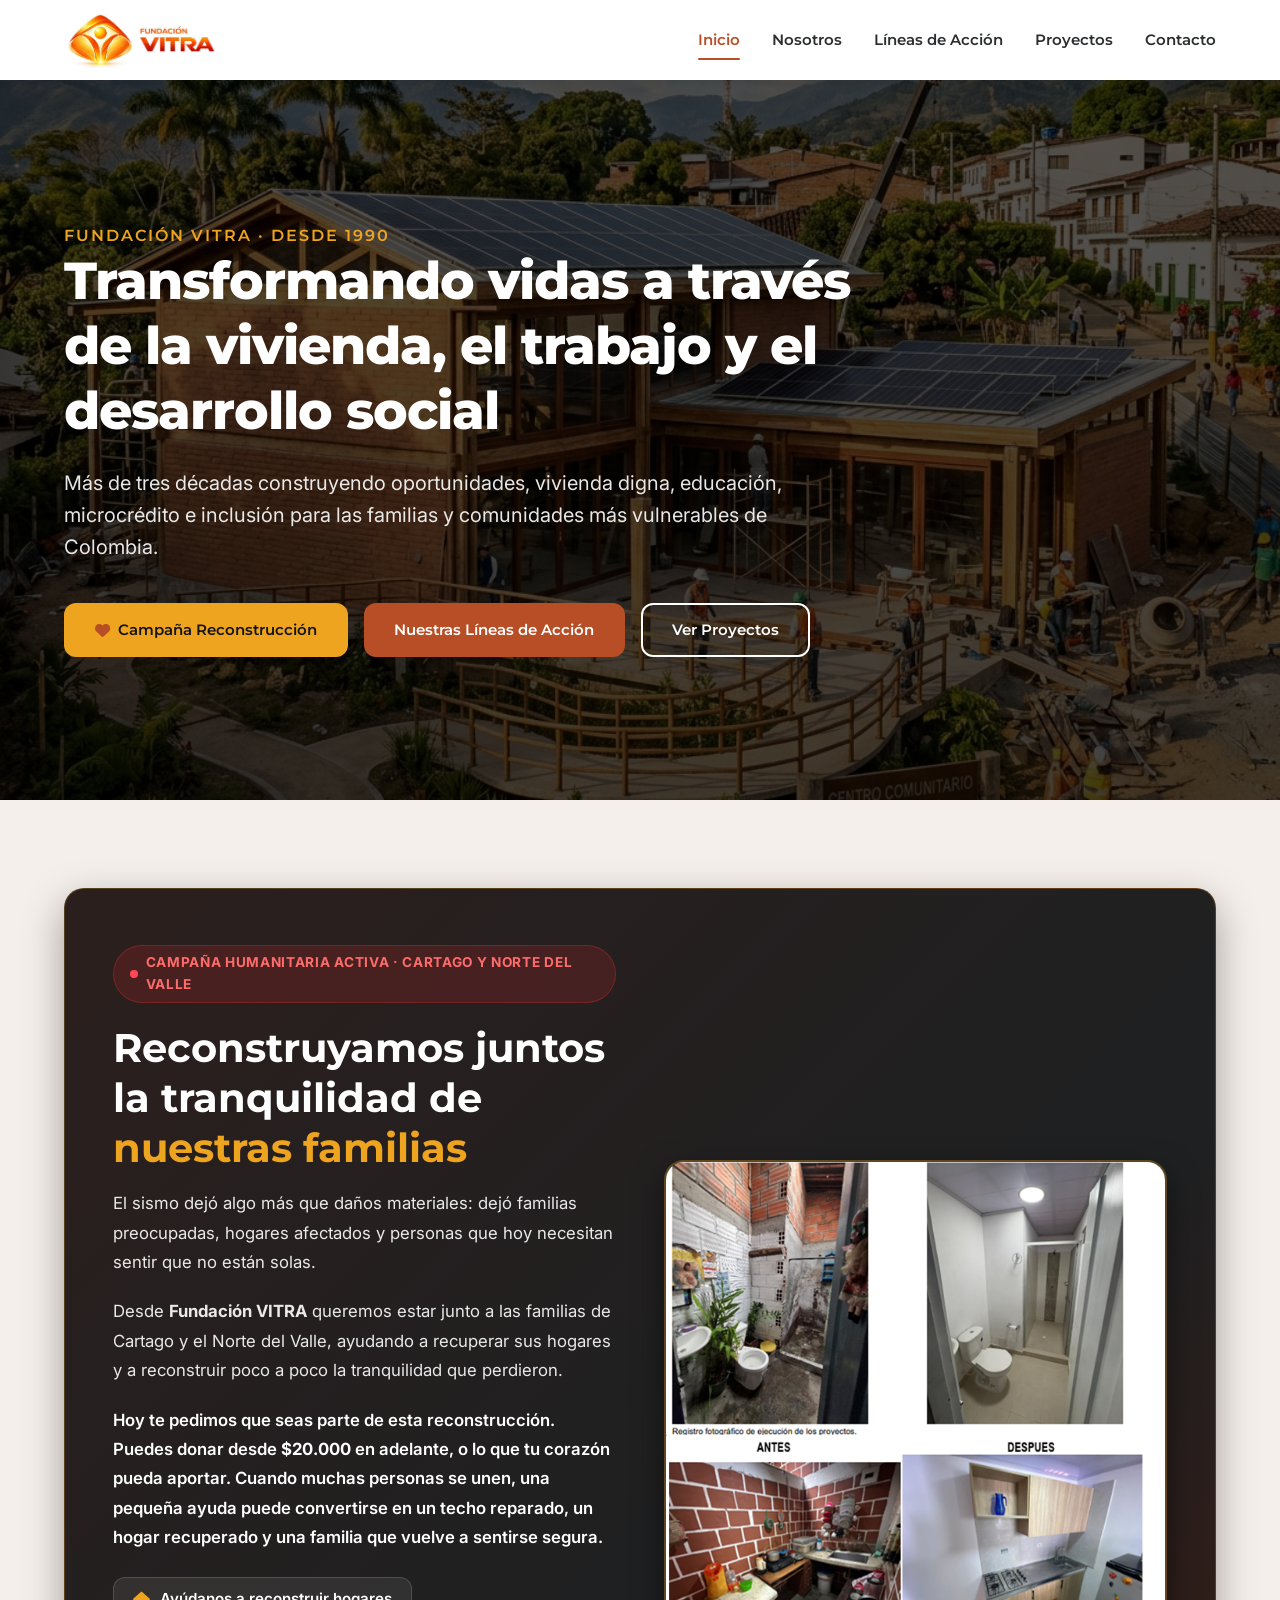
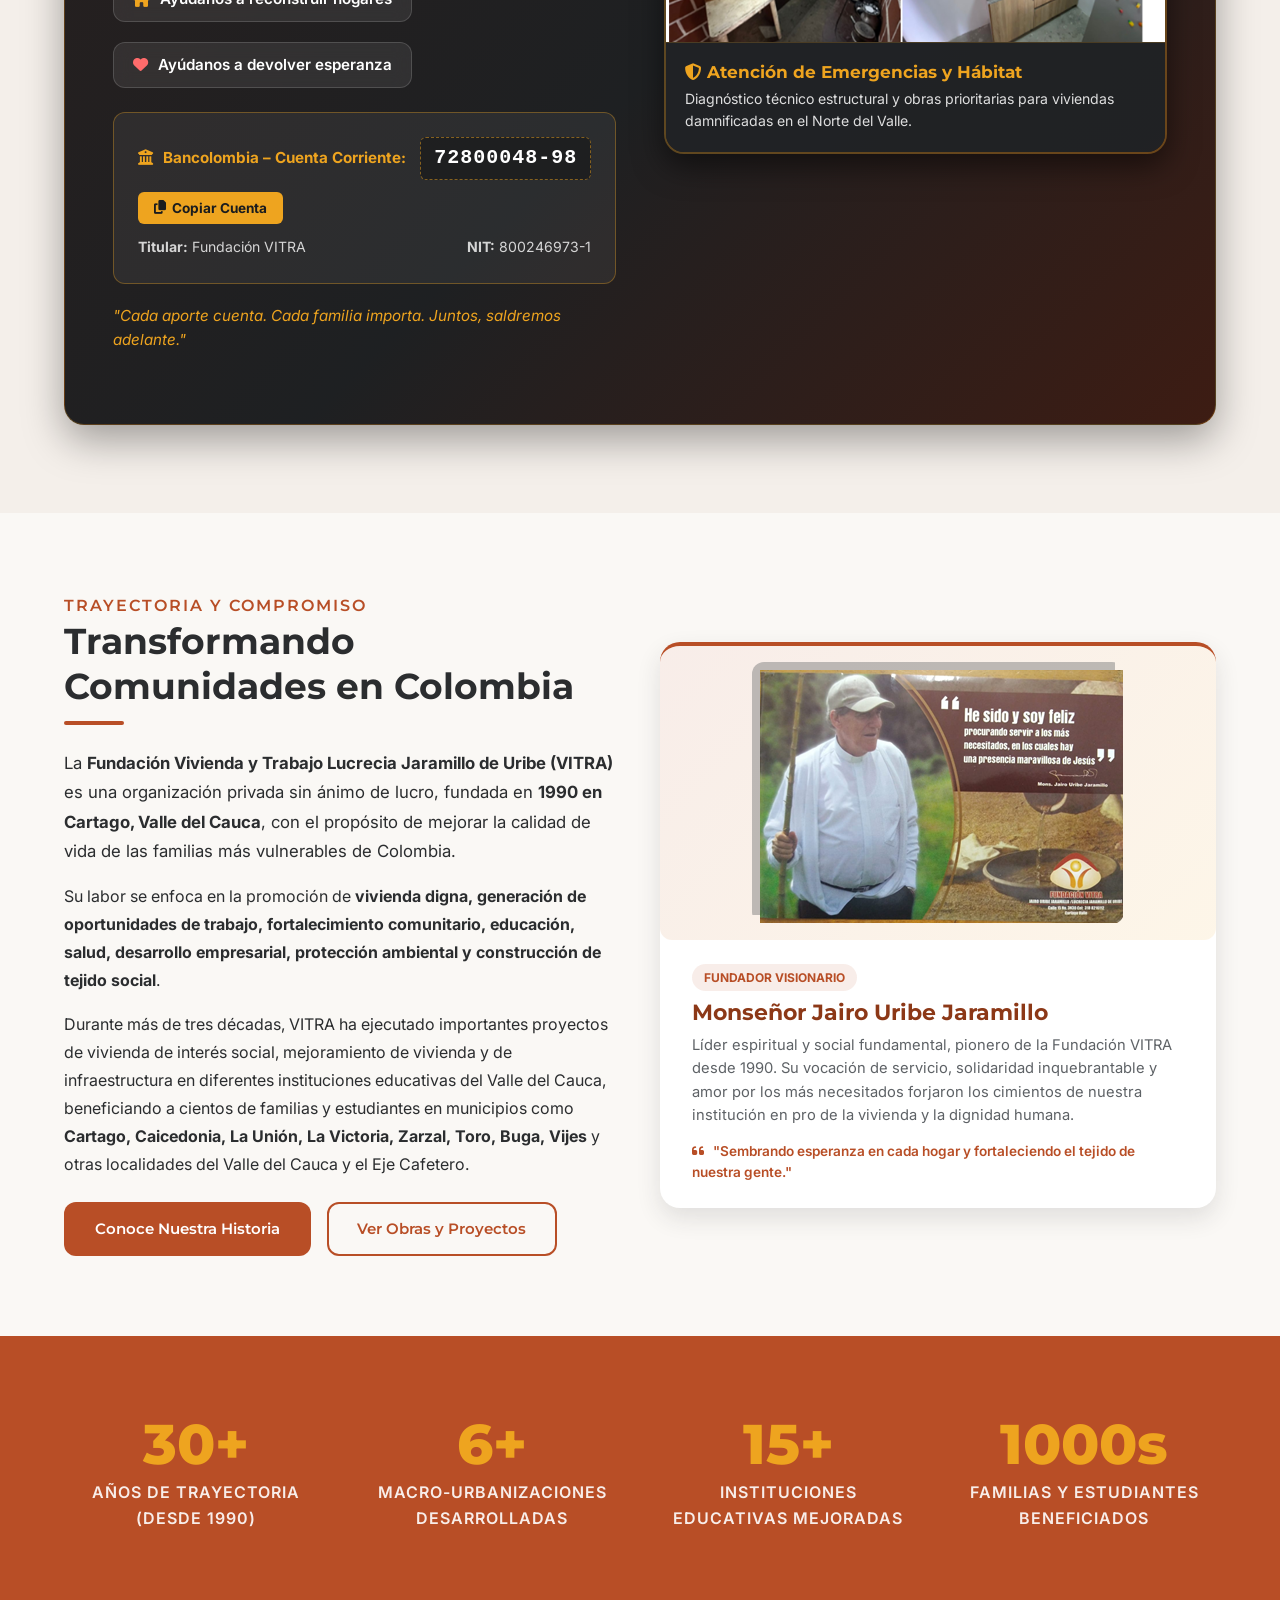
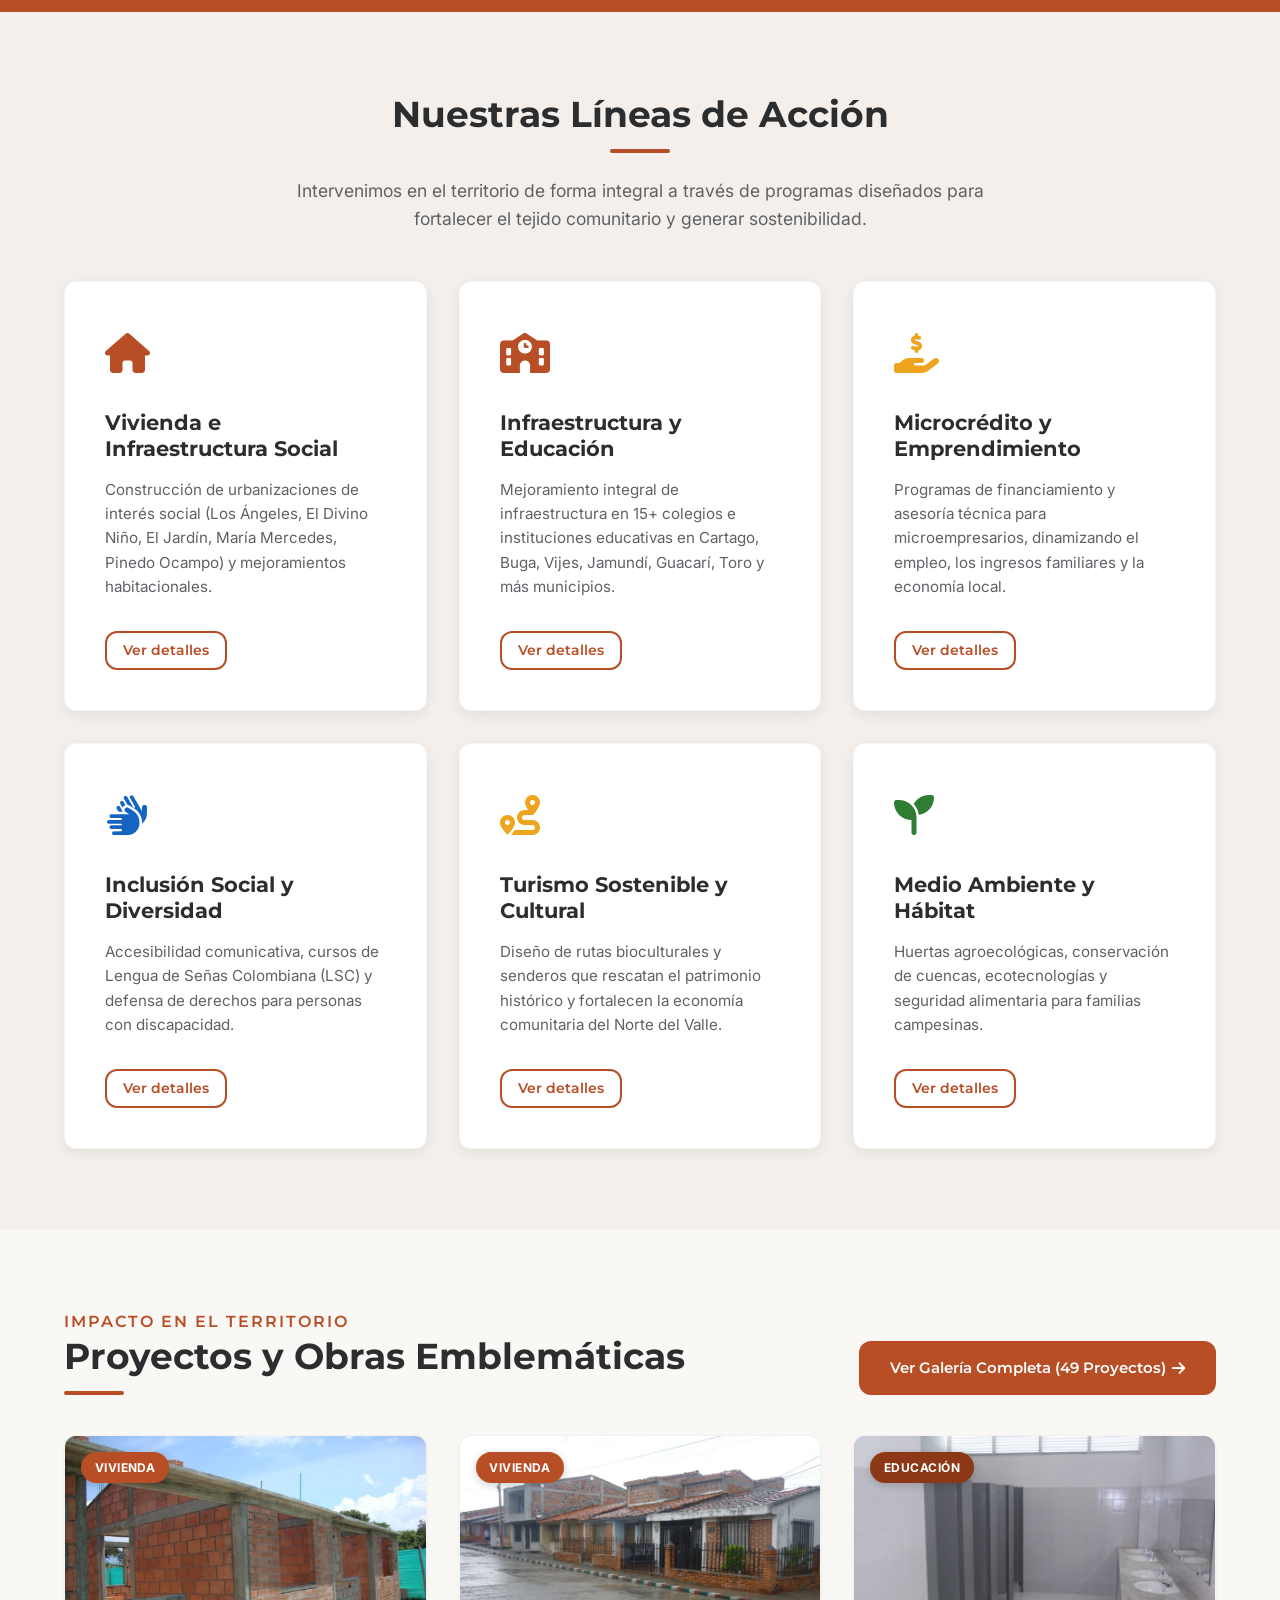
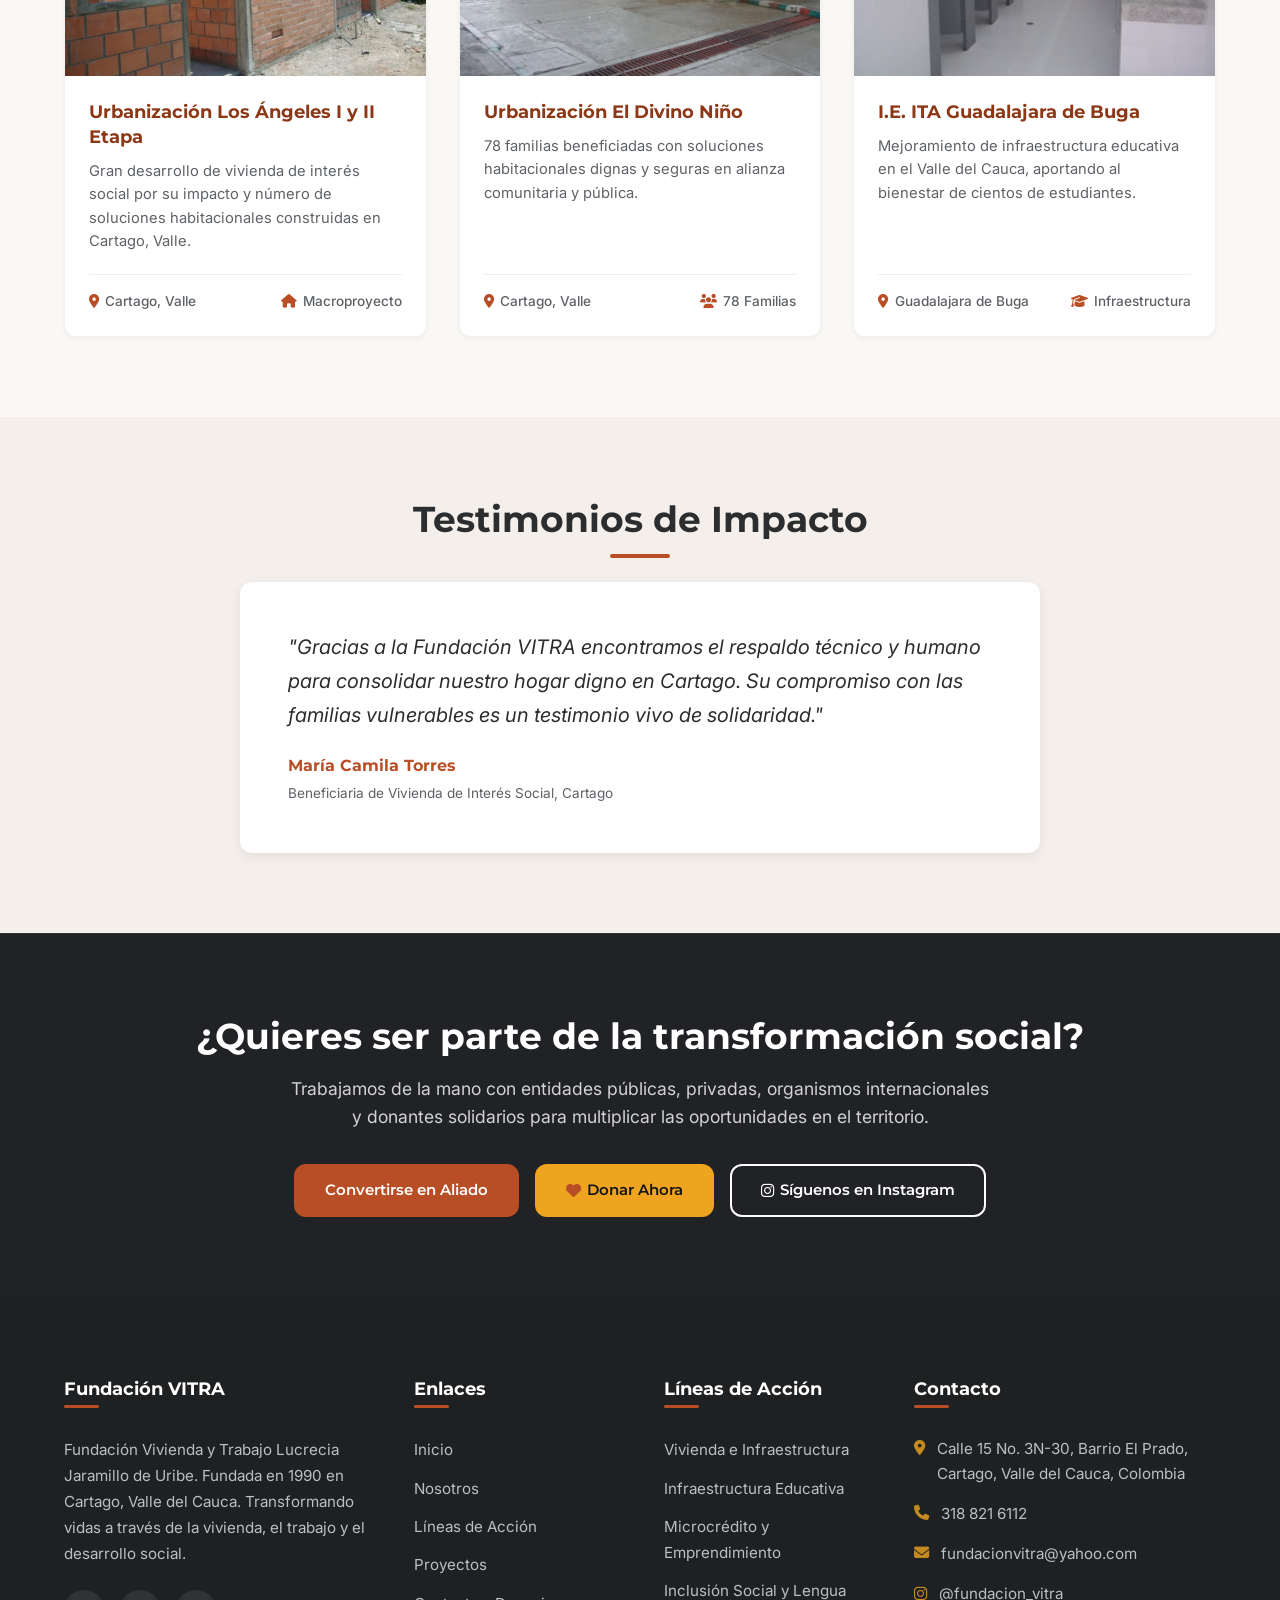
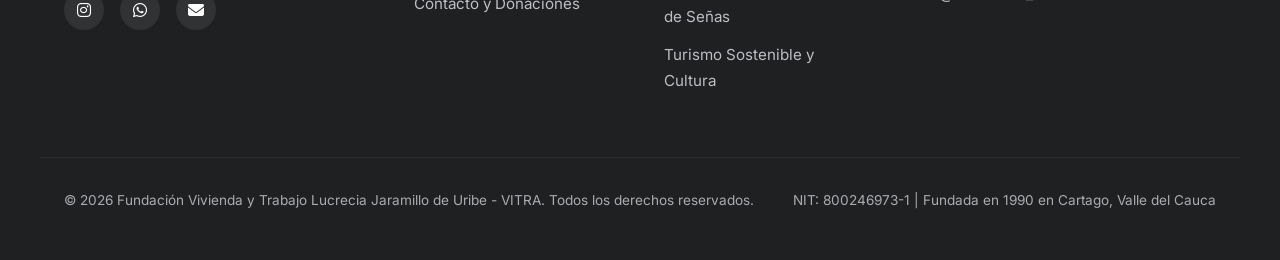
<file: index.html>
﻿<!DOCTYPE html>
<html lang="es">
<head>
    <meta charset="UTF-8">
    <meta name="viewport" content="width=device-width, initial-scale=1.0">
    <meta name="description" content="Fundación Vivienda y Trabajo Lucrecia Jaramillo de Uribe - VITRA. Más de 30 años transformando vidas a través de vivienda digna, educación, microcrédito e inclusión social en Colombia.">
    <meta name="keywords" content="Fundación Vitra, Vivienda digna, Inclusión social, Reconstrucción sismos Cartago, Educación Valle del Cauca, Microcréditos, Monseñor Jairo Uribe Jaramillo">
    <title>Inicio | Fundación VITRA - Transformando Vidas y Hábitat</title>
    <!-- Estilos Oficiales -->
    <link rel="stylesheet" href="./assets/css/style.css">
    <!-- FontAwesome para Iconos -->
    <link rel="stylesheet" href="https://cdnjs.cloudflare.com/ajax/libs/font-awesome/6.4.0/css/all.min.css">
</head>
<body>

    <!-- Cabecera de Navegación -->
    <header class="header" id="header">
        <div class="container navbar">
            <a href="index.html" class="logo-container">
                <img src="./assets/images/logo.jpg" alt="Logo Fundación Vitra" class="logo-img">
            </a>
            <button class="nav-toggle" id="nav-toggle" aria-label="Abrir menú de navegación">
                <i class="fas fa-bars"></i>
            </button>
            <nav class="nav-menu" id="nav-menu">
                <a href="index.html" class="nav-link active">Inicio</a>
                <a href="nosotros.html" class="nav-link">Nosotros</a>
                <a href="lineas-accion.html" class="nav-link">Líneas de Acción</a>
                <a href="proyectos.html" class="nav-link">Proyectos</a>
                <a href="contacto.html" class="nav-link">Contacto</a>
            </nav>
        </div>
    </header>

    <!-- Sección Hero (Principal) -->
    <section class="hero" style="background-image: linear-gradient(rgba(0, 0, 0, 0.65), rgba(0, 0, 0, 0.75)), url('./assets/images/hero-bg.png');">
        <div class="container">
            <div class="hero-content reveal">
                <span class="hero-tagline">Fundación VITRA · Desde 1990</span>
                <h1>Transformando vidas a través de la vivienda, el trabajo y el desarrollo social</h1>
                <p class="hero-desc">Más de tres décadas construyendo oportunidades, vivienda digna, educación, microcrédito e inclusión para las familias y comunidades más vulnerables de Colombia.</p>
                <div class="hero-buttons">
                    <a href="#campana-sismos" class="btn btn-secondary"><i class="fas fa-heart" style="margin-right: 0.5rem; color: #b84e26;"></i> Campaña Reconstrucción</a>
                    <a href="lineas-accion.html" class="btn btn-primary">Nuestras Líneas de Acción</a>
                    <a href="proyectos.html" class="btn btn-outline-white">Ver Proyectos</a>
                </div>
            </div>
        </div>
    </section>

    <!-- SECCIÓN DESTACADA: Campaña de Reconstrucción tras los Sismos -->
    <section class="section" id="campana-sismos" style="padding-top: 3.5rem; padding-bottom: 3.5rem; background-color: var(--color-bg-alt);">
        <div class="container reveal">
            <div class="campaign-banner">
                <div class="grid-2" style="align-items: center; gap: 3rem;">
                    <div>
                        <div class="campaign-badge">
                            <span class="pulse-dot"></span> Campaña Humanitaria Activa · Cartago y Norte del Valle
                        </div>
                        <h2 class="campaign-title">Reconstruyamos juntos la tranquilidad de <span>nuestras familias</span></h2>
                        <p class="campaign-text">El sismo dejó algo más que daños materiales: dejó familias preocupadas, hogares afectados y personas que hoy necesitan sentir que no están solas.</p>
                        <p class="campaign-text">Desde <strong>Fundación VITRA</strong> queremos estar junto a las familias de Cartago y el Norte del Valle, ayudando a recuperar sus hogares y a reconstruir poco a poco la tranquilidad que perdieron.</p>
                        <p class="campaign-text" style="font-weight: 600; color: #fff;">Hoy te pedimos que seas parte de esta reconstrucción. Puedes donar desde <strong>$20.000</strong> en adelante, o lo que tu corazón pueda aportar. Cuando muchas personas se unen, una pequeña ayuda puede convertirse en un techo reparado, un hogar recuperado y una familia que vuelve a sentirse segura.</p>
                        
                        <div class="campaign-highlights">
                            <span class="campaign-pill"><i class="fas fa-home" style="color: var(--color-secondary);"></i> Ayúdanos a reconstruir hogares</span>
                            <span class="campaign-pill"><i class="fas fa-heart" style="color: #ff6b6b;"></i> Ayúdanos a devolver esperanza</span>
                        </div>

                        <!-- Caja de Datos Bancarios Oficiales -->
                        <div class="bank-donation-box">
                            <div class="bank-row">
                                <div class="bank-info-item">
                                    <i class="fas fa-university" style="color: var(--color-secondary); margin-right: 0.4rem;"></i>
                                    <strong>Bancolombia – Cuenta Corriente:</strong>
                                </div>
                                <span class="account-highlight">72800048-98</span>
                                <button type="button" class="btn-copy" data-copy="72800048-98" aria-label="Copiar número de cuenta corriente">
                                    <i class="fas fa-copy"></i> Copiar Cuenta
                                </button>
                            </div>
                            <div class="bank-row" style="font-size: 0.88rem; color: rgba(255, 255, 255, 0.8);">
                                <span><strong>Titular:</strong> Fundación VITRA</span>
                                <span><strong>NIT:</strong> 800246973-1</span>
                            </div>
                        </div>

                        <p style="font-size: 0.95rem; font-style: italic; margin-top: 1.25rem; color: var(--color-secondary);">
                            "Cada aporte cuenta. Cada familia importa. Juntos, saldremos adelante."
                        </p>
                    </div>

                    <div style="text-align: center;">
                        <div style="position: relative; border-radius: var(--radius-lg); overflow: hidden; box-shadow: 0 12px 30px rgba(0,0,0,0.5); border: 2px solid rgba(238, 164, 31, 0.3);">
                            <img src="./assets/images/galeria/reconstrucciones.png" alt="Campaña de Reconstrucción de Viviendas por Sismos - Fundación VITRA" style="width: 100%; height: auto; max-height: 480px; object-fit: cover; display: block;">
                            <div style="background: rgba(32, 34, 37, 0.95); padding: 1.2rem; text-align: left; border-top: 1px solid rgba(238,164,31,0.2);">
                                <h4 style="color: var(--color-secondary); margin-bottom: 0.3rem; font-size: 1.05rem;"><i class="fas fa-shield-alt"></i> Atención de Emergencias y Hábitat</h4>
                                <p style="font-size: 0.88rem; color: rgba(255,255,255,0.85); margin-bottom: 0;">Diagnóstico técnico estructural y obras prioritarias para viviendas damnificadas en el Norte del Valle.</p>
                            </div>
                        </div>
                    </div>
                </div>
            </div>
        </div>
    </section>

    <!-- Sección de Quiénes Somos e Historia Institucional -->
    <section class="section">
        <div class="container grid-2">
            <div class="reveal">
                <span class="hero-tagline" style="color: var(--color-primary);">Trayectoria y Compromiso</span>
                <h2 class="section-title left" style="margin-bottom: 1.5rem;">Transformando Comunidades en Colombia</h2>
                <p style="font-size: 1.05rem; line-height: 1.75;">La <strong>Fundación Vivienda y Trabajo Lucrecia Jaramillo de Uribe (VITRA)</strong> es una organización privada sin ánimo de lucro, fundada en <strong>1990 en Cartago, Valle del Cauca</strong>, con el propósito de mejorar la calidad de vida de las familias más vulnerables de Colombia.</p>
                <p style="line-height: 1.75;">Su labor se enfoca en la promoción de <strong>vivienda digna, generación de oportunidades de trabajo, fortalecimiento comunitario, educación, salud, desarrollo empresarial, protección ambiental y construcción de tejido social</strong>.</p>
                <p style="line-height: 1.75;">Durante más de tres décadas, VITRA ha ejecutado importantes proyectos de vivienda de interés social, mejoramiento de vivienda y de infraestructura en diferentes instituciones educativas del Valle del Cauca, beneficiando a cientos de familias y estudiantes en municipios como <strong>Cartago, Caicedonia, La Unión, La Victoria, Zarzal, Toro, Buga, Vijes</strong> y otras localidades del Valle del Cauca y el Eje Cafetero.</p>
                <div style="display: flex; gap: 1rem; margin-top: 1.5rem; flex-wrap: wrap;">
                    <a href="nosotros.html" class="btn btn-primary">Conoce Nuestra Historia</a>
                    <a href="proyectos.html" class="btn btn-outline">Ver Obras y Proyectos</a>
                </div>
            </div>
            
            <!-- Homenaje al Fundador: Monseñor Jairo Uribe Jaramillo -->
            <div class="reveal">
                <div class="founder-card">
                    <div class="founder-img-wrapper">
                        <img src="./assets/images/galeria/monsenor-jairo-uribe-jaramillo.png" alt="Monseñor Jairo Uribe Jaramillo - Fundador de la Fundación VITRA" class="founder-img">
                    </div>
                    <div style="padding: 1.5rem 2rem;">
                        <span style="display: inline-block; background: rgba(184, 78, 38, 0.1); color: var(--color-primary); font-size: 0.75rem; font-weight: 700; text-transform: uppercase; padding: 0.25rem 0.75rem; border-radius: var(--radius-full); margin-bottom: 0.5rem;">
                            Fundador Visionario
                        </span>
                        <h3 style="color: var(--color-primary-dark); margin-bottom: 0.5rem; font-size: 1.35rem;">Monseñor Jairo Uribe Jaramillo</h3>
                        <p style="font-size: 0.92rem; color: var(--color-text-muted); line-height: 1.6; margin-bottom: 0.8rem;">
                            Líder espiritual y social fundamental, pionero de la Fundación VITRA desde 1990. Su vocación de servicio, solidaridad inquebrantable y amor por los más necesitados forjaron los cimientos de nuestra institución en pro de la vivienda y la dignidad humana.
                        </p>
                        <div style="font-size: 0.85rem; color: var(--color-primary); font-weight: 600;">
                            <i class="fas fa-quote-left" style="margin-right: 0.3rem;"></i> "Sembrando esperanza en cada hogar y fortaleciendo el tejido de nuestra gente."
                        </div>
                    </div>
                </div>
            </div>
        </div>
    </section>

    <!-- Sección de Cifras de Impacto (Estadísticas) -->
    <section class="stats-section">
        <div class="container stats-grid">
            <div class="stat-item reveal">
                <div class="stat-number">30+</div>
                <div class="stat-label">Años de Trayectoria (Desde 1990)</div>
            </div>
            <div class="stat-item reveal">
                <div class="stat-number">6+</div>
                <div class="stat-label">Macro-Urbanizaciones Desarrolladas</div>
            </div>
            <div class="stat-item reveal">
                <div class="stat-number">15+</div>
                <div class="stat-label">Instituciones Educativas Mejoradas</div>
            </div>
            <div class="stat-item reveal">
                <div class="stat-number">1000s</div>
                <div class="stat-label">Familias y Estudiantes Beneficiados</div>
            </div>
        </div>
    </section>

    <!-- Sección de Líneas de Acción (Destacados) -->
    <section class="section-alt">
        <div class="container">
            <h2 class="section-title text-center">Nuestras Líneas de Acción</h2>
            <p class="section-subtitle text-center">Intervenimos en el territorio de forma integral a través de programas diseñados para fortalecer el tejido comunitario y generar sostenibilidad.</p>
            
            <div class="grid-3">
                <!-- Tarjeta 1: Construcción y Vivienda -->
                <div class="card reveal">
                    <div class="card-icon"><i class="fas fa-home"></i></div>
                    <h3 class="card-title">Vivienda e Infraestructura Social</h3>
                    <p class="card-desc">Construcción de urbanizaciones de interés social (Los Ángeles, El Divino Niño, El Jardín, María Mercedes, Pinedo Ocampo) y mejoramientos habitacionales.</p>
                    <a href="lineas-accion.html#construccion" class="btn btn-outline" style="padding: 0.4rem 1rem; font-size: 0.85rem; margin-top: 1rem;">Ver detalles</a>
                </div>

                <!-- Tarjeta 2: Infraestructura Educativa -->
                <div class="card reveal">
                    <div class="card-icon" style="color: var(--color-primary);"><i class="fas fa-school"></i></div>
                    <h3 class="card-title">Infraestructura y Educación</h3>
                    <p class="card-desc">Mejoramiento integral de infraestructura en 15+ colegios e instituciones educativas en Cartago, Buga, Vijes, Jamundí, Guacarí, Toro y más municipios.</p>
                    <a href="lineas-accion.html#educacion" class="btn btn-outline" style="padding: 0.4rem 1rem; font-size: 0.85rem; margin-top: 1rem;">Ver detalles</a>
                </div>

                <!-- Tarjeta 3: Microcrédito y Emprendimiento -->
                <div class="card reveal">
                    <div class="card-icon" style="color: var(--color-secondary);"><i class="fas fa-hand-holding-usd"></i></div>
                    <h3 class="card-title">Microcrédito y Emprendimiento</h3>
                    <p class="card-desc">Programas de financiamiento y asesoría técnica para microempresarios, dinamizando el empleo, los ingresos familiares y la economía local.</p>
                    <a href="lineas-accion.html#emprendimiento" class="btn btn-outline" style="padding: 0.4rem 1rem; font-size: 0.85rem; margin-top: 1rem;">Ver detalles</a>
                </div>

                <!-- Tarjeta 4: Inclusión Social -->
                <div class="card reveal">
                    <div class="card-icon" style="color: var(--color-blue);"><i class="fas fa-sign-language"></i></div>
                    <h3 class="card-title">Inclusión Social y Diversidad</h3>
                    <p class="card-desc">Accesibilidad comunicativa, cursos de Lengua de Señas Colombiana (LSC) y defensa de derechos para personas con discapacidad.</p>
                    <a href="lineas-accion.html#inclusion" class="btn btn-outline" style="padding: 0.4rem 1rem; font-size: 0.85rem; margin-top: 1rem;">Ver detalles</a>
                </div>

                <!-- Tarjeta 5: Turismo Sostenible -->
                <div class="card reveal">
                    <div class="card-icon" style="color: var(--color-secondary);"><i class="fas fa-route"></i></div>
                    <h3 class="card-title">Turismo Sostenible y Cultural</h3>
                    <p class="card-desc">Diseño de rutas bioculturales y senderos que rescatan el patrimonio histórico y fortalecen la economía comunitaria del Norte del Valle.</p>
                    <a href="lineas-accion.html#turismo" class="btn btn-outline" style="padding: 0.4rem 1rem; font-size: 0.85rem; margin-top: 1rem;">Ver detalles</a>
                </div>

                <!-- Tarjeta 6: Medio Ambiente -->
                <div class="card reveal">
                    <div class="card-icon" style="color: var(--color-green);"><i class="fas fa-seedling"></i></div>
                    <h3 class="card-title">Medio Ambiente y Hábitat</h3>
                    <p class="card-desc">Huertas agroecológicas, conservación de cuencas, ecotecnologías y seguridad alimentaria para familias campesinas.</p>
                    <a href="lineas-accion.html#sostenibilidad" class="btn btn-outline" style="padding: 0.4rem 1rem; font-size: 0.85rem; margin-top: 1rem;">Ver detalles</a>
                </div>
            </div>
        </div>
    </section>

    <!-- Muestra de Grandes Proyectos Realizados -->
    <section class="section">
        <div class="container reveal">
            <div style="display: flex; justify-content: space-between; align-items: flex-end; flex-wrap: wrap; gap: 1rem; margin-bottom: 2.5rem;">
                <div>
                    <span class="hero-tagline" style="color: var(--color-primary);">Impacto en el Territorio</span>
                    <h2 class="section-title left" style="margin-bottom: 0;">Proyectos y Obras Emblemáticas</h2>
                </div>
                <a href="proyectos.html" class="btn btn-primary">Ver Galería Completa (49 Proyectos) <i class="fas fa-arrow-right" style="margin-left: 0.4rem;"></i></a>
            </div>

            <div class="grid-3">
                <!-- Preview 1: Urbanización Los Ángeles -->
                <div class="project-card">
                    <div class="project-img-container">
                        <img src="./assets/images/galeria/urbanizacion-los-angeles-i-y-ii-etapa-cartago-v-(1).jpeg" alt="Urbanización Los Ángeles I y II Etapa" class="project-img">
                        <span class="project-badge">Vivienda</span>
                    </div>
                    <div class="project-body">
                        <h3 class="project-title">Urbanización Los Ángeles I y II Etapa</h3>
                        <p class="project-desc">Gran desarrollo de vivienda de interés social por su impacto y número de soluciones habitacionales construidas en Cartago, Valle.</p>
                        <div class="project-meta">
                            <span><i class="fas fa-map-marker-alt"></i> Cartago, Valle</span>
                            <span><i class="fas fa-home"></i> Macroproyecto</span>
                        </div>
                    </div>
                </div>

                <!-- Preview 2: Urbanización El Divino Niño -->
                <div class="project-card">
                    <div class="project-img-container">
                        <img src="./assets/images/galeria/urbanizacion-el-divino-nino-(78-familias-beneficiadas)-cartago.jpeg" alt="Urbanización El Divino Niño" class="project-img">
                        <span class="project-badge">Vivienda</span>
                    </div>
                    <div class="project-body">
                        <h3 class="project-title">Urbanización El Divino Niño</h3>
                        <p class="project-desc">78 familias beneficiadas con soluciones habitacionales dignas y seguras en alianza comunitaria y pública.</p>
                        <div class="project-meta">
                            <span><i class="fas fa-map-marker-alt"></i> Cartago, Valle</span>
                            <span><i class="fas fa-users"></i> 78 Familias</span>
                        </div>
                    </div>
                </div>

                <!-- Preview 3: Infraestructura Educativa I.E. ITA Buga -->
                <div class="project-card">
                    <div class="project-img-container">
                        <img src="./assets/images/galeria/i.e.-ita-guadalajara-de-buga-(1).jpeg" alt="I.E. ITA Guadalajara de Buga" class="project-img">
                        <span class="project-badge" style="background-color: var(--color-primary-dark);">Educación</span>
                    </div>
                    <div class="project-body">
                        <h3 class="project-title">I.E. ITA Guadalajara de Buga</h3>
                        <p class="project-desc">Mejoramiento de infraestructura educativa en el Valle del Cauca, aportando al bienestar de cientos de estudiantes.</p>
                        <div class="project-meta">
                            <span><i class="fas fa-map-marker-alt"></i> Guadalajara de Buga</span>
                            <span><i class="fas fa-graduation-cap"></i> Infraestructura</span>
                        </div>
                    </div>
                </div>
            </div>
        </div>
    </section>

    <!-- Sección de Testimonios (Carrusel simple) -->
    <section class="section-alt">
        <div class="container reveal">
            <h2 class="section-title text-center">Testimonios de Impacto</h2>
            <div style="max-width: 800px; margin: 0 auto; background-color: var(--color-bg-card); padding: 3rem; border-radius: var(--radius-md); box-shadow: var(--shadow-md); position: relative;">
                <div class="testimonial-slide" style="display: block;">
                    <p style="font-size: 1.25rem; font-style: italic; line-height: 1.7; margin-bottom: 1.5rem;">"Gracias a la Fundación VITRA encontramos el respaldo técnico y humano para consolidar nuestro hogar digno en Cartago. Su compromiso con las familias vulnerables es un testimonio vivo de solidaridad."</p>
                    <h4 style="font-family: var(--font-heading); color: var(--color-primary); margin-bottom: 0.2rem;">María Camila Torres</h4>
                    <span style="font-size: 0.85rem; color: var(--color-text-muted);">Beneficiaria de Vivienda de Interés Social, Cartago</span>
                </div>
                <div class="testimonial-slide" style="display: none;">
                    <p style="font-size: 1.25rem; font-style: italic; line-height: 1.7; margin-bottom: 1.5rem;">"El mejoramiento en las instalaciones de nuestra institución educativa transformó el ambiente de aprendizaje de cientos de niños y jóvenes en el Valle del Cauca."</p>
                    <h4 style="font-family: var(--font-heading); color: var(--color-primary); margin-bottom: 0.2rem;">Rector y Comunidad Educativa</h4>
                    <span style="font-size: 0.85rem; color: var(--color-text-muted);">Institución Educativa Departamental del Valle del Cauca</span>
                </div>
            </div>
        </div>
    </section>

    <!-- Banner Final de Llamado a la Acción -->
    <section class="section" style="background-color: #202225; color: white; text-align: center; border-top: 1px solid rgba(255, 255, 255, 0.08);">
        <div class="container reveal">
            <h2 style="font-size: 2.25rem; margin-bottom: 1rem; color: #ffffff;">¿Quieres ser parte de la transformación social?</h2>
            <p class="section-subtitle" style="margin-bottom: 2rem; color: rgba(255, 255, 255, 0.8);">Trabajamos de la mano con entidades públicas, privadas, organismos internacionales y donantes solidarios para multiplicar las oportunidades en el territorio.</p>
            <div style="display: flex; gap: 1rem; justify-content: center; flex-wrap: wrap;">
                <a href="contacto.html" class="btn btn-primary">Convertirse en Aliado</a>
                <a href="contacto.html#donar" class="btn btn-secondary"><i class="fas fa-heart" style="margin-right: 0.4rem; color: var(--color-primary);"></i> Donar Ahora</a>
                <a href="https://www.instagram.com/fundacion_vitra" target="_blank" rel="noopener noreferrer" class="btn btn-outline-white"><i class="fab fa-instagram" style="margin-right: 0.4rem;"></i> Síguenos en Instagram</a>
            </div>
        </div>
    </section>

    <!-- Pie de Página -->
    <footer class="footer">
        <div class="container footer-grid">
            <div class="footer-column footer-about">
                <h3>Fundación VITRA</h3>
                <p>Fundación Vivienda y Trabajo Lucrecia Jaramillo de Uribe. Fundada en 1990 en Cartago, Valle del Cauca. Transformando vidas a través de la vivienda, el trabajo y el desarrollo social.</p>
                <div class="footer-socials">
                    <a href="https://www.instagram.com/fundacion_vitra" target="_blank" rel="noopener noreferrer" class="social-icon" aria-label="Instagram Fundación VITRA"><i class="fab fa-instagram"></i></a>
                    <a href="https://wa.me/573188216112" target="_blank" rel="noopener noreferrer" class="social-icon" aria-label="WhatsApp"><i class="fab fa-whatsapp"></i></a>
                    <a href="mailto:fundacionvitra@yahoo.com" class="social-icon" aria-label="Correo electrónico"><i class="fas fa-envelope"></i></a>
                </div>
            </div>
            <div class="footer-column">
                <h3>Enlaces</h3>
                <ul class="footer-links">
                    <li><a href="index.html" class="footer-link-item">Inicio</a></li>
                    <li><a href="nosotros.html" class="footer-link-item">Nosotros</a></li>
                    <li><a href="lineas-accion.html" class="footer-link-item">Líneas de Acción</a></li>
                    <li><a href="proyectos.html" class="footer-link-item">Proyectos</a></li>
                    <li><a href="contacto.html" class="footer-link-item">Contacto y Donaciones</a></li>
                </ul>
            </div>
            <div class="footer-column">
                <h3>Líneas de Acción</h3>
                <ul class="footer-links">
                    <li><a href="lineas-accion.html#construccion" class="footer-link-item">Vivienda e Infraestructura</a></li>
                    <li><a href="lineas-accion.html#educacion" class="footer-link-item">Infraestructura Educativa</a></li>
                    <li><a href="lineas-accion.html#emprendimiento" class="footer-link-item">Microcrédito y Emprendimiento</a></li>
                    <li><a href="lineas-accion.html#inclusion" class="footer-link-item">Inclusión Social y Lengua de Señas</a></li>
                    <li><a href="lineas-accion.html#turismo" class="footer-link-item">Turismo Sostenible y Cultura</a></li>
                </ul>
            </div>
            <div class="footer-column">
                <h3>Contacto</h3>
                <ul class="footer-contact-list">
                    <li class="footer-contact-item">
                        <i class="fas fa-map-marker-alt footer-contact-icon"></i>
                        <span>Calle 15 No. 3N-30, Barrio El Prado, Cartago, Valle del Cauca, Colombia</span>
                    </li>
                    <li class="footer-contact-item">
                        <i class="fas fa-phone footer-contact-icon"></i>
                        <span>318 821 6112</span>
                    </li>
                    <li class="footer-contact-item">
                        <i class="fas fa-envelope footer-contact-icon"></i>
                        <span>fundacionvitra@yahoo.com</span>
                    </li>
                    <li class="footer-contact-item">
                        <i class="fab fa-instagram footer-contact-icon"></i>
                        <span>@fundacion_vitra</span>
                    </li>
                </ul>
            </div>
        </div>
        <div class="container footer-bottom">
            <p>&copy; 2026 Fundación Vivienda y Trabajo Lucrecia Jaramillo de Uribe - VITRA. Todos los derechos reservados.</p>
            <p>NIT: 800246973-1 | Fundada en 1990 en Cartago, Valle del Cauca</p>
        </div>
    </footer>

    <!-- Scripts -->
    <script src="./assets/js/main.js"></script>
</body>
</html>
</file>
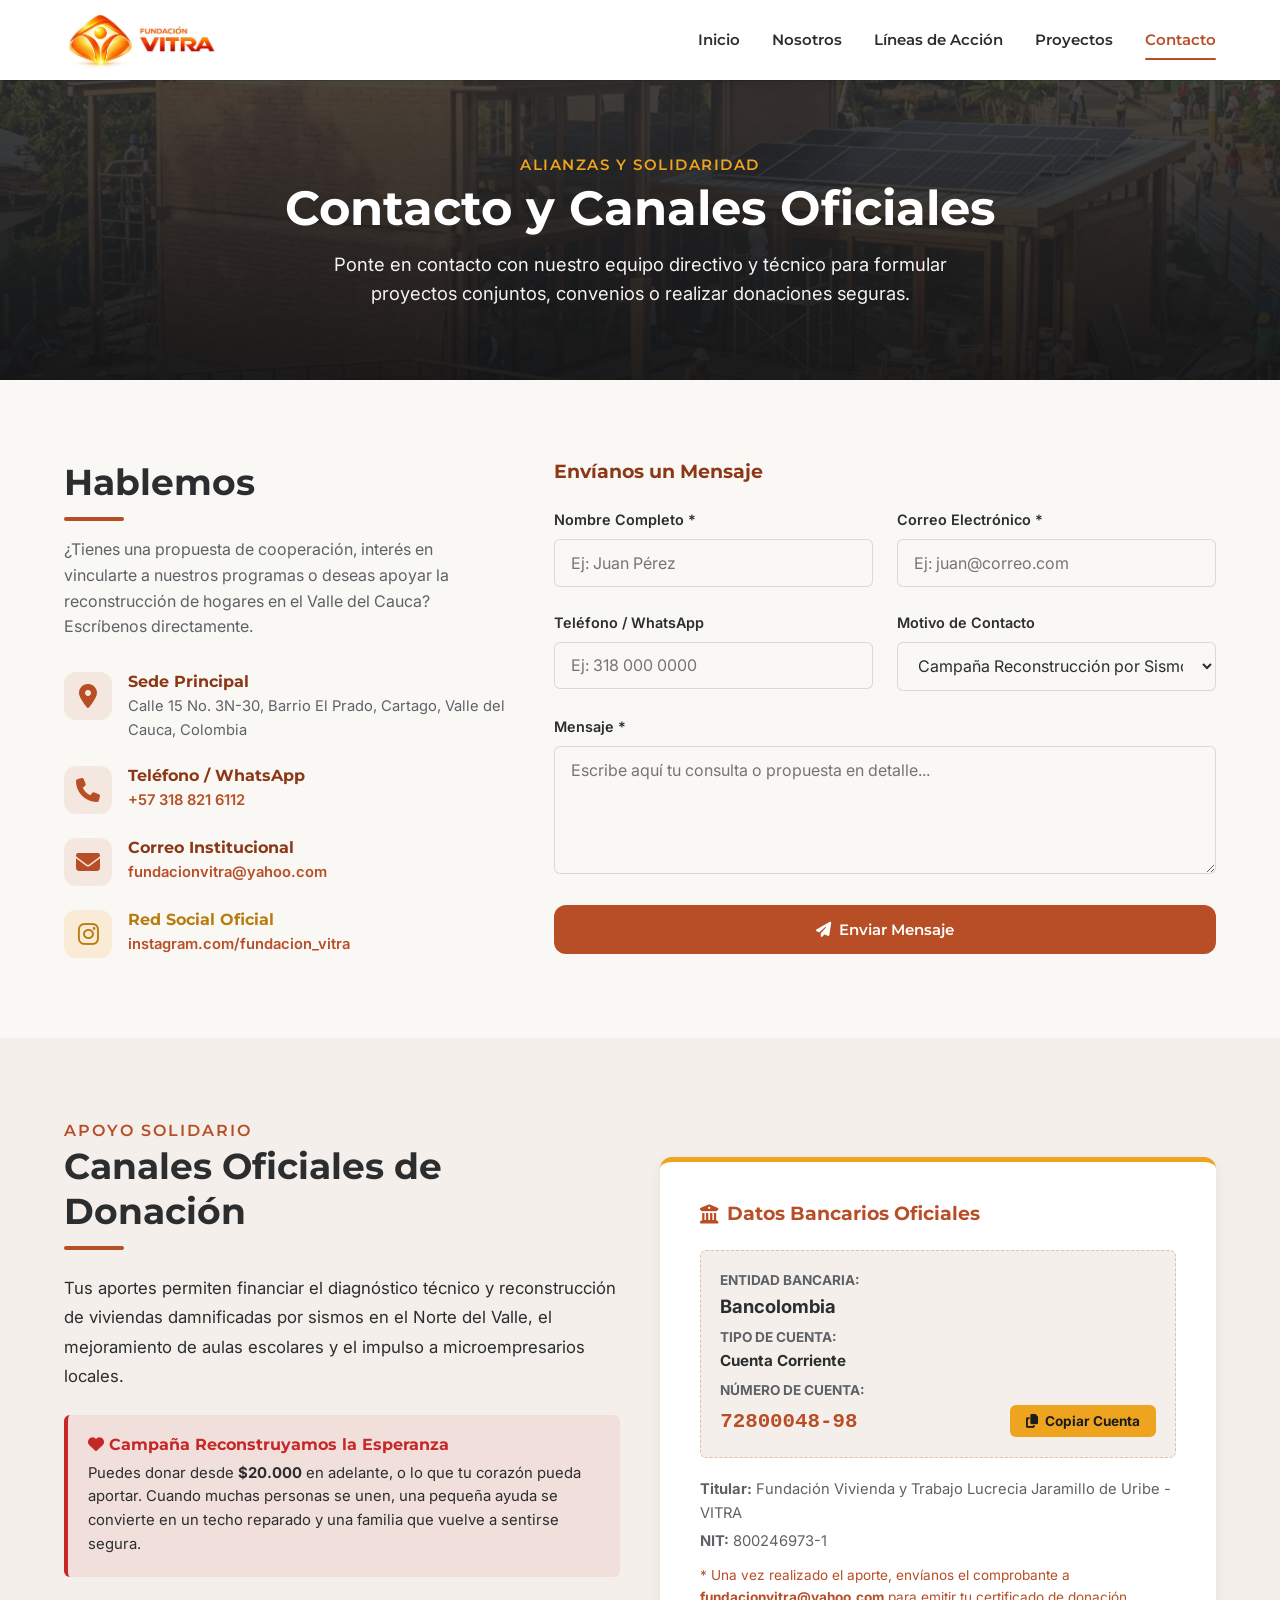
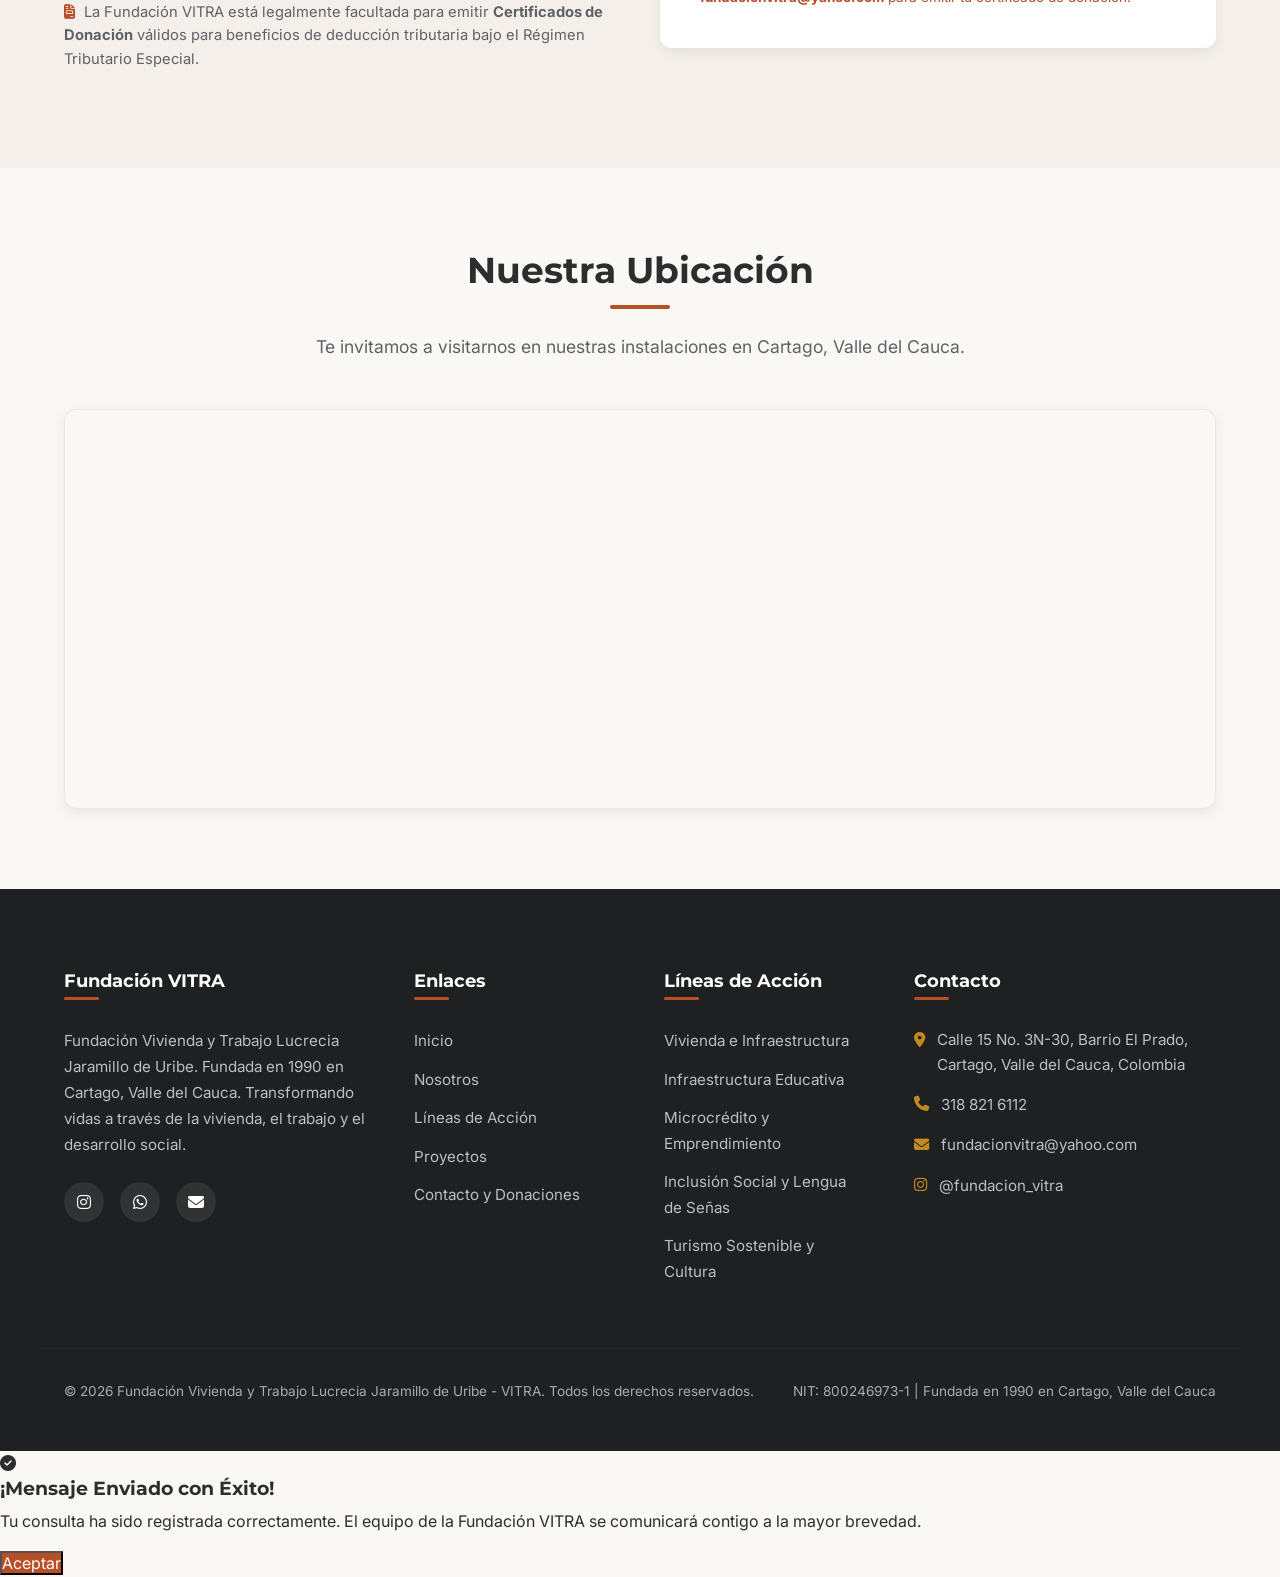
<file: contacto.html>
﻿<!DOCTYPE html>
<html lang="es">
<head>
    <meta charset="UTF-8">
    <meta name="viewport" content="width=device-width, initial-scale=1.0">
    <meta name="description" content="Canales de contacto, donaciones oficiales y alianzas estratégicas de la Fundación VITRA en Cartago, Valle del Cauca.">
    <meta name="keywords" content="Contacto Fundación Vitra, Donar Fundación Vitra, Bancolombia Vitra Cartago, Teléfono Vitra, NIT Vitra 800246973-1">
    <title>Contacto y Donaciones | Fundación VITRA - Alianzas y Cooperación</title>
    <!-- Estilos Oficiales -->
    <link rel="stylesheet" href="./assets/css/style.css">
    <!-- FontAwesome para Iconos -->
    <link rel="stylesheet" href="https://cdnjs.cloudflare.com/ajax/libs/font-awesome/6.4.0/css/all.min.css">
</head>
<body>

    <!-- Cabecera de Navegación -->
    <header class="header" id="header">
        <div class="container navbar">
            <a href="index.html" class="logo-container">
                <img src="./assets/images/logo.jpg" alt="Logo Fundación Vitra" class="logo-img">
            </a>
            <button class="nav-toggle" id="nav-toggle" aria-label="Abrir menú de navegación">
                <i class="fas fa-bars"></i>
            </button>
            <nav class="nav-menu" id="nav-menu">
                <a href="index.html" class="nav-link">Inicio</a>
                <a href="nosotros.html" class="nav-link">Nosotros</a>
                <a href="lineas-accion.html" class="nav-link">Líneas de Acción</a>
                <a href="proyectos.html" class="nav-link">Proyectos</a>
                <a href="contacto.html" class="nav-link active">Contacto</a>
            </nav>
        </div>
    </header>

    <!-- Banner Superior -->
    <section class="section" style="background-image: linear-gradient(rgba(43, 45, 47, 0.85), rgba(20, 21, 23, 0.95)), url('./assets/images/hero-bg.png'); background-size: cover; background-position: center; color: var(--color-text-light); padding: 4.5rem 0; text-align: center;">
        <div class="container reveal">
            <span class="hero-tagline" style="color: var(--color-secondary); font-size: 0.95rem; letter-spacing: 0.1em; text-transform: uppercase;">Alianzas y Solidaridad</span>
            <h1 style="font-size: clamp(2.2rem, 4vw, 3rem); margin-bottom: 0.75rem;">Contacto y Canales Oficiales</h1>
            <p style="font-size: 1.15rem; opacity: 0.95; max-width: 700px; margin: 0 auto;">Ponte en contacto con nuestro equipo directivo y técnico para formular proyectos conjuntos, convenios o realizar donaciones seguras.</p>
        </div>
    </section>

    <!-- Formulario de Contacto e Información Institucional -->
    <section class="section">
        <div class="container">
            <div class="contact-layout reveal">
                
                <!-- Columna Izquierda: Canales de Atención -->
                <div class="contact-info">
                    <h2 class="section-title left" style="margin-bottom: 1rem;">Hablemos</h2>
                    <p style="color: var(--color-text-muted); margin-bottom: 2rem;">¿Tienes una propuesta de cooperación, interés en vincularte a nuestros programas o deseas apoyar la reconstrucción de hogares en el Valle del Cauca? Escríbenos directamente.</p>

                    <div style="display: flex; flex-direction: column; gap: 1.5rem;">
                        <div style="display: flex; align-items: flex-start; gap: 1rem;">
                            <div class="card-icon" style="margin-bottom: 0; font-size: 1.5rem; width: 48px; height: 48px; min-width: 48px; display: flex; align-items: center; justify-content: center; background: rgba(184, 78, 38, 0.1); border-radius: var(--radius-md);"><i class="fas fa-map-marker-alt"></i></div>
                            <div>
                                <h4 style="font-size: 1rem; color: var(--color-primary-dark); margin-bottom: 0.2rem;">Sede Principal</h4>
                                <p style="font-size: 0.92rem; color: var(--color-text-muted); margin-bottom: 0;">Calle 15 No. 3N-30, Barrio El Prado, Cartago, Valle del Cauca, Colombia</p>
                            </div>
                        </div>

                        <div style="display: flex; align-items: flex-start; gap: 1rem;">
                            <div class="card-icon" style="margin-bottom: 0; font-size: 1.5rem; width: 48px; height: 48px; min-width: 48px; display: flex; align-items: center; justify-content: center; background: rgba(184, 78, 38, 0.1); border-radius: var(--radius-md);"><i class="fas fa-phone"></i></div>
                            <div>
                                <h4 style="font-size: 1rem; color: var(--color-primary-dark); margin-bottom: 0.2rem;">Teléfono / WhatsApp</h4>
                                <p style="font-size: 0.92rem; color: var(--color-text-muted); margin-bottom: 0;"><a href="https://wa.me/573188216112" target="_blank" rel="noopener noreferrer" style="color: var(--color-primary); font-weight: 600;">+57 318 821 6112</a></p>
                            </div>
                        </div>

                        <div style="display: flex; align-items: flex-start; gap: 1rem;">
                            <div class="card-icon" style="margin-bottom: 0; font-size: 1.5rem; width: 48px; height: 48px; min-width: 48px; display: flex; align-items: center; justify-content: center; background: rgba(184, 78, 38, 0.1); border-radius: var(--radius-md);"><i class="fas fa-envelope"></i></div>
                            <div>
                                <h4 style="font-size: 1rem; color: var(--color-primary-dark); margin-bottom: 0.2rem;">Correo Institucional</h4>
                                <p style="font-size: 0.92rem; color: var(--color-text-muted); margin-bottom: 0;"><a href="mailto:fundacionvitra@yahoo.com" style="color: var(--color-primary); font-weight: 600;">fundacionvitra@yahoo.com</a></p>
                            </div>
                        </div>

                        <div style="display: flex; align-items: flex-start; gap: 1rem;">
                            <div class="card-icon" style="margin-bottom: 0; font-size: 1.5rem; width: 48px; height: 48px; min-width: 48px; display: flex; align-items: center; justify-content: center; background: rgba(238, 164, 31, 0.15); border-radius: var(--radius-md); color: var(--color-secondary-dark);"><i class="fab fa-instagram"></i></div>
                            <div>
                                <h4 style="font-size: 1rem; color: var(--color-secondary-dark); margin-bottom: 0.2rem;">Red Social Oficial</h4>
                                <p style="font-size: 0.92rem; color: var(--color-text-muted); margin-bottom: 0;"><a href="https://www.instagram.com/fundacion_vitra" target="_blank" rel="noopener noreferrer" style="color: var(--color-primary); font-weight: 600;">instagram.com/fundacion_vitra</a></p>
                            </div>
                        </div>
                    </div>
                </div>

                <!-- Columna Derecha: Formulario Conectado a Google Sheets -->
                <div class="contact-form-card">
                    <h3 style="color: var(--color-primary-dark); margin-bottom: 1.5rem;">Envíanos un Mensaje</h3>
                    <form id="contact-form">
                        <div class="form-row">
                            <div class="form-group">
                                <label for="name" class="form-label">Nombre Completo *</label>
                                <input type="text" id="name" name="name" class="form-control" placeholder="Ej: Juan Pérez" required>
                            </div>
                            <div class="form-group">
                                <label for="email" class="form-label">Correo Electrónico *</label>
                                <input type="email" id="email" name="email" class="form-control" placeholder="Ej: juan@correo.com" required>
                            </div>
                        </div>

                        <div class="form-row">
                            <div class="form-group">
                                <label for="phone" class="form-label">Teléfono / WhatsApp</label>
                                <input type="tel" id="phone" name="phone" class="form-control" placeholder="Ej: 318 000 0000">
                            </div>
                            <div class="form-group">
                                <label for="subject" class="form-label">Motivo de Contacto</label>
                                <select id="subject" name="subject" class="form-control">
                                    <option value="Campaña Reconstrucción Sismos">Campaña Reconstrucción por Sismos</option>
                                    <option value="Alianza Institucional / Convenio">Alianza Institucional / Convenio</option>
                                    <option value="Donación / RSE">Donación / Responsabilidad Social</option>
                                    <option value="Proyectos de Vivienda">Proyectos de Vivienda</option>
                                    <option value="Infraestructura Educativa">Infraestructura Educativa</option>
                                    <option value="Microcrédito / Emprendimiento">Microcrédito / Emprendimiento</option>
                                    <option value="Otro">Otro</option>
                                </select>
                            </div>
                        </div>

                        <div class="form-group">
                            <label for="message" class="form-label">Mensaje *</label>
                            <textarea id="message" name="message" class="form-control" rows="5" placeholder="Escribe aquí tu consulta o propuesta en detalle..." required></textarea>
                        </div>

                        <button type="submit" class="btn btn-primary" style="width: 100%;"><i class="fas fa-paper-plane" style="margin-right: 0.5rem;"></i> Enviar Mensaje</button>
                    </form>
                </div>

            </div>
        </div>
    </section>

    <!-- Sección de Donaciones e Información Bancaria Oficial -->
    <section class="section-alt" id="donar">
        <div class="container grid-2">
            <div class="reveal">
                <span class="hero-tagline" style="color: var(--color-primary);">Apoyo Solidario</span>
                <h2 class="section-title left">Canales Oficiales de Donación</h2>
                <p style="font-size: 1.05rem; line-height: 1.75;">
                    Tus aportes permiten financiar el diagnóstico técnico y reconstrucción de viviendas damnificadas por sismos en el Norte del Valle, el mejoramiento de aulas escolares y el impulso a microempresarios locales.
                </p>
                <div style="background: rgba(198, 40, 40, 0.08); border-left: 4px solid #c62828; padding: 1.25rem; border-radius: var(--radius-sm); margin: 1.5rem 0;">
                    <h4 style="color: #c62828; margin-bottom: 0.4rem;"><i class="fas fa-heart"></i> Campaña Reconstruyamos la Esperanza</h4>
                    <p style="font-size: 0.93rem; line-height: 1.6; margin-bottom: 0; color: var(--color-text-main);">
                        Puedes donar desde <strong>$20.000</strong> en adelante, o lo que tu corazón pueda aportar. Cuando muchas personas se unen, una pequeña ayuda se convierte en un techo reparado y una familia que vuelve a sentirse segura.
                    </p>
                </div>
                <p style="font-size: 0.92rem; color: var(--color-text-muted);">
                    <i class="fas fa-file-invoice" style="color: var(--color-primary); margin-right: 0.3rem;"></i>
                    La Fundación VITRA está legalmente facultada para emitir <strong>Certificados de Donación</strong> válidos para beneficios de deducción tributaria bajo el Régimen Tributario Especial.
                </p>
            </div>
            
            <div class="reveal">
                <div style="background-color: var(--color-bg-card); padding: 2.5rem; border-radius: var(--radius-md); box-shadow: var(--shadow-md); border-top: 5px solid var(--color-secondary);">
                    <h3 style="color: var(--color-primary); margin-bottom: 1.5rem; display: flex; align-items: center; gap: 0.5rem;">
                        <i class="fas fa-university"></i> Datos Bancarios Oficiales
                    </h3>
                    
                    <div style="display: flex; flex-direction: column; gap: 1.25rem; font-size: 0.95rem;">
                        <div style="background: var(--color-bg-alt); padding: 1.2rem; border-radius: var(--radius-sm); border: 1px dashed rgba(184,78,38,0.3);">
                            <span style="color: var(--color-text-muted); font-size: 0.85rem; display: block; text-transform: uppercase; font-weight: 700;">Entidad Bancaria:</span>
                            <strong style="color: var(--color-text-main); font-size: 1.15rem; display: block; margin-bottom: 0.4rem;">Bancolombia</strong>
                            
                            <span style="color: var(--color-text-muted); font-size: 0.85rem; display: block; text-transform: uppercase; font-weight: 700;">Tipo de Cuenta:</span>
                            <strong style="color: var(--color-text-main); display: block; margin-bottom: 0.4rem;">Cuenta Corriente</strong>
                            
                            <span style="color: var(--color-text-muted); font-size: 0.85rem; display: block; text-transform: uppercase; font-weight: 700;">Número de Cuenta:</span>
                            <div style="display: flex; align-items: center; justify-content: space-between; flex-wrap: wrap; gap: 0.5rem; margin-top: 0.2rem;">
                                <span style="font-family: monospace; font-size: 1.3rem; font-weight: 800; color: var(--color-primary);">72800048-98</span>
                                <button type="button" class="btn-copy" data-copy="72800048-98" aria-label="Copiar número de cuenta">
                                    <i class="fas fa-copy"></i> Copiar Cuenta
                                </button>
                            </div>
                        </div>

                        <div style="font-size: 0.92rem; color: var(--color-text-muted); display: flex; flex-direction: column; gap: 0.3rem;">
                            <div><strong>Titular:</strong> Fundación Vivienda y Trabajo Lucrecia Jaramillo de Uribe - VITRA</div>
                            <div><strong>NIT:</strong> 800246973-1</div>
                            <div style="font-size: 0.85rem; margin-top: 0.4rem; color: var(--color-primary);">
                                * Una vez realizado el aporte, envíanos el comprobante a <strong>fundacionvitra@yahoo.com</strong> para emitir tu certificado de donación.
                            </div>
                        </div>
                    </div>
                </div>
            </div>
        </div>
    </section>

    <!-- Mapa de Ubicación Geográfica -->
    <section class="section">
        <div class="container reveal">
            <h2 class="section-title text-center">Nuestra Ubicación</h2>
            <p class="section-subtitle text-center">Te invitamos a visitarnos en nuestras instalaciones en Cartago, Valle del Cauca.</p>
            
            <div class="map-container">
                <iframe src="https://www.google.com/maps/embed?pb=!1m18!1m12!1m3!1d15911.238479326127!2d-75.9197305943632!3d4.735160862024508!2m3!1f0!2f0!3f0!3m2!1i1024!2i768!4f13.1!3m3!1m2!1s0x8e38612140d39e23%3A0xc3cf9c95eb774a36!2sCartago%2C%20Valle%20del%20Cauca!5e0!3m2!1ses-419!2sco!4v1680000000000!5m2!1ses-419!2sco" allowfullscreen="" loading="lazy" referrerpolicy="no-referrer-when-downgrade" title="Mapa de ubicación Fundación VITRA Cartago"></iframe>
            </div>
        </div>
    </section>

    <!-- Pie de Página -->
    <footer class="footer">
        <div class="container footer-grid">
            <div class="footer-column footer-about">
                <h3>Fundación VITRA</h3>
                <p>Fundación Vivienda y Trabajo Lucrecia Jaramillo de Uribe. Fundada en 1990 en Cartago, Valle del Cauca. Transformando vidas a través de la vivienda, el trabajo y el desarrollo social.</p>
                <div class="footer-socials">
                    <a href="https://www.instagram.com/fundacion_vitra" target="_blank" rel="noopener noreferrer" class="social-icon" aria-label="Instagram Fundación VITRA"><i class="fab fa-instagram"></i></a>
                    <a href="https://wa.me/573188216112" target="_blank" rel="noopener noreferrer" class="social-icon" aria-label="WhatsApp"><i class="fab fa-whatsapp"></i></a>
                    <a href="mailto:fundacionvitra@yahoo.com" class="social-icon" aria-label="Correo electrónico"><i class="fas fa-envelope"></i></a>
                </div>
            </div>
            <div class="footer-column">
                <h3>Enlaces</h3>
                <ul class="footer-links">
                    <li><a href="index.html" class="footer-link-item">Inicio</a></li>
                    <li><a href="nosotros.html" class="footer-link-item">Nosotros</a></li>
                    <li><a href="lineas-accion.html" class="footer-link-item">Líneas de Acción</a></li>
                    <li><a href="proyectos.html" class="footer-link-item">Proyectos</a></li>
                    <li><a href="contacto.html" class="footer-link-item">Contacto y Donaciones</a></li>
                </ul>
            </div>
            <div class="footer-column">
                <h3>Líneas de Acción</h3>
                <ul class="footer-links">
                    <li><a href="lineas-accion.html#construccion" class="footer-link-item">Vivienda e Infraestructura</a></li>
                    <li><a href="lineas-accion.html#educacion" class="footer-link-item">Infraestructura Educativa</a></li>
                    <li><a href="lineas-accion.html#emprendimiento" class="footer-link-item">Microcrédito y Emprendimiento</a></li>
                    <li><a href="lineas-accion.html#inclusion" class="footer-link-item">Inclusión Social y Lengua de Señas</a></li>
                    <li><a href="lineas-accion.html#turismo" class="footer-link-item">Turismo Sostenible y Cultura</a></li>
                </ul>
            </div>
            <div class="footer-column">
                <h3>Contacto</h3>
                <ul class="footer-contact-list">
                    <li class="footer-contact-item">
                        <i class="fas fa-map-marker-alt footer-contact-icon"></i>
                        <span>Calle 15 No. 3N-30, Barrio El Prado, Cartago, Valle del Cauca, Colombia</span>
                    </li>
                    <li class="footer-contact-item">
                        <i class="fas fa-phone footer-contact-icon"></i>
                        <span>318 821 6112</span>
                    </li>
                    <li class="footer-contact-item">
                        <i class="fas fa-envelope footer-contact-icon"></i>
                        <span>fundacionvitra@yahoo.com</span>
                    </li>
                    <li class="footer-contact-item">
                        <i class="fab fa-instagram footer-contact-icon"></i>
                        <span>@fundacion_vitra</span>
                    </li>
                </ul>
            </div>
        </div>
        <div class="container footer-bottom">
            <p>&copy; 2026 Fundación Vivienda y Trabajo Lucrecia Jaramillo de Uribe - VITRA. Todos los derechos reservados.</p>
            <p>NIT: 800246973-1 | Fundada en 1990 en Cartago, Valle del Cauca</p>
        </div>
    </footer>

    <!-- Modal de Éxito Personalizado -->
    <div id="success-modal" class="custom-modal" role="dialog" aria-modal="true" aria-label="Confirmación de envío">
        <div class="modal-overlay" id="modal-overlay"></div>
        <div class="modal-content">
            <div class="modal-icon">
                <i class="fas fa-check-circle"></i>
            </div>
            <h3 class="modal-title">¡Mensaje Enviado con Éxito!</h3>
            <p class="modal-desc">Tu consulta ha sido registrada correctamente. El equipo de la Fundación VITRA se comunicará contigo a la mayor brevedad.</p>
            <button id="close-modal-btn" class="modal-btn btn-primary">Aceptar</button>
        </div>
    </div>

    <!-- Scripts -->
    <script src="./assets/js/main.js"></script>
    <script>
        document.addEventListener('DOMContentLoaded', () => {
            const contactForm = document.getElementById('contact-form');
            if (contactForm) {
                contactForm.addEventListener('submit', (event) => {
                    event.preventDefault();
                    
                    const scriptURL = 'https://script.google.com/macros/s/AKfycbxpRjcQ5Wl66YeVbqUSB8_dBRZny7ew-fypjwjwuIgtQk-hpsqu5g-DATWX4jQdKtT0Ow/exec'; 
                    const submitBtn = contactForm.querySelector('button[type="submit"]');
                    const originalBtnHTML = submitBtn.innerHTML;
                    
                    submitBtn.disabled = true;
                    submitBtn.innerHTML = '<i class="fas fa-spinner fa-spin" style="margin-right: 0.5rem;"></i> Enviando...';
                    
                    const formData = new FormData(contactForm);
                    
                    fetch(scriptURL, {
                        method: 'POST',
                        body: new URLSearchParams(formData),
                        headers: {
                            'Content-Type': 'application/x-www-form-urlencoded'
                        }
                    })
                    .then(response => {
                        if (!response.ok) {
                            throw new Error('Error de conexión o respuesta no exitosa del servidor.');
                        }
                        return response.json();
                    })
                    .then(data => {
                        if (data.status === 'SUCCESS') {
                            const successModal = document.getElementById('success-modal');
                            if (successModal) {
                                successModal.classList.add('active');
                            }
                            contactForm.reset();
                        } else {
                            throw new Error(data.message || 'Error desconocido al procesar el mensaje.');
                        }
                    })
                    .catch(error => {
                        console.error('Error al enviar el formulario:', error);
                        const successModal = document.getElementById('success-modal');
                        if (successModal) {
                            successModal.classList.add('active');
                        }
                        contactForm.reset();
                    })
                    .finally(() => {
                        submitBtn.disabled = false;
                        submitBtn.innerHTML = originalBtnHTML;
                    });
                });
            }

            const successModal = document.getElementById('success-modal');
            const closeModalBtn = document.getElementById('close-modal-btn');
            const modalOverlay = document.getElementById('modal-overlay');
            
            if (successModal) {
                const closeModal = () => {
                    successModal.classList.remove('active');
                };
                if (closeModalBtn) closeModalBtn.addEventListener('click', closeModal);
                if (modalOverlay) modalOverlay.addEventListener('click', closeModal);
            }
        });
    </script>
</body>
</html>
</file>
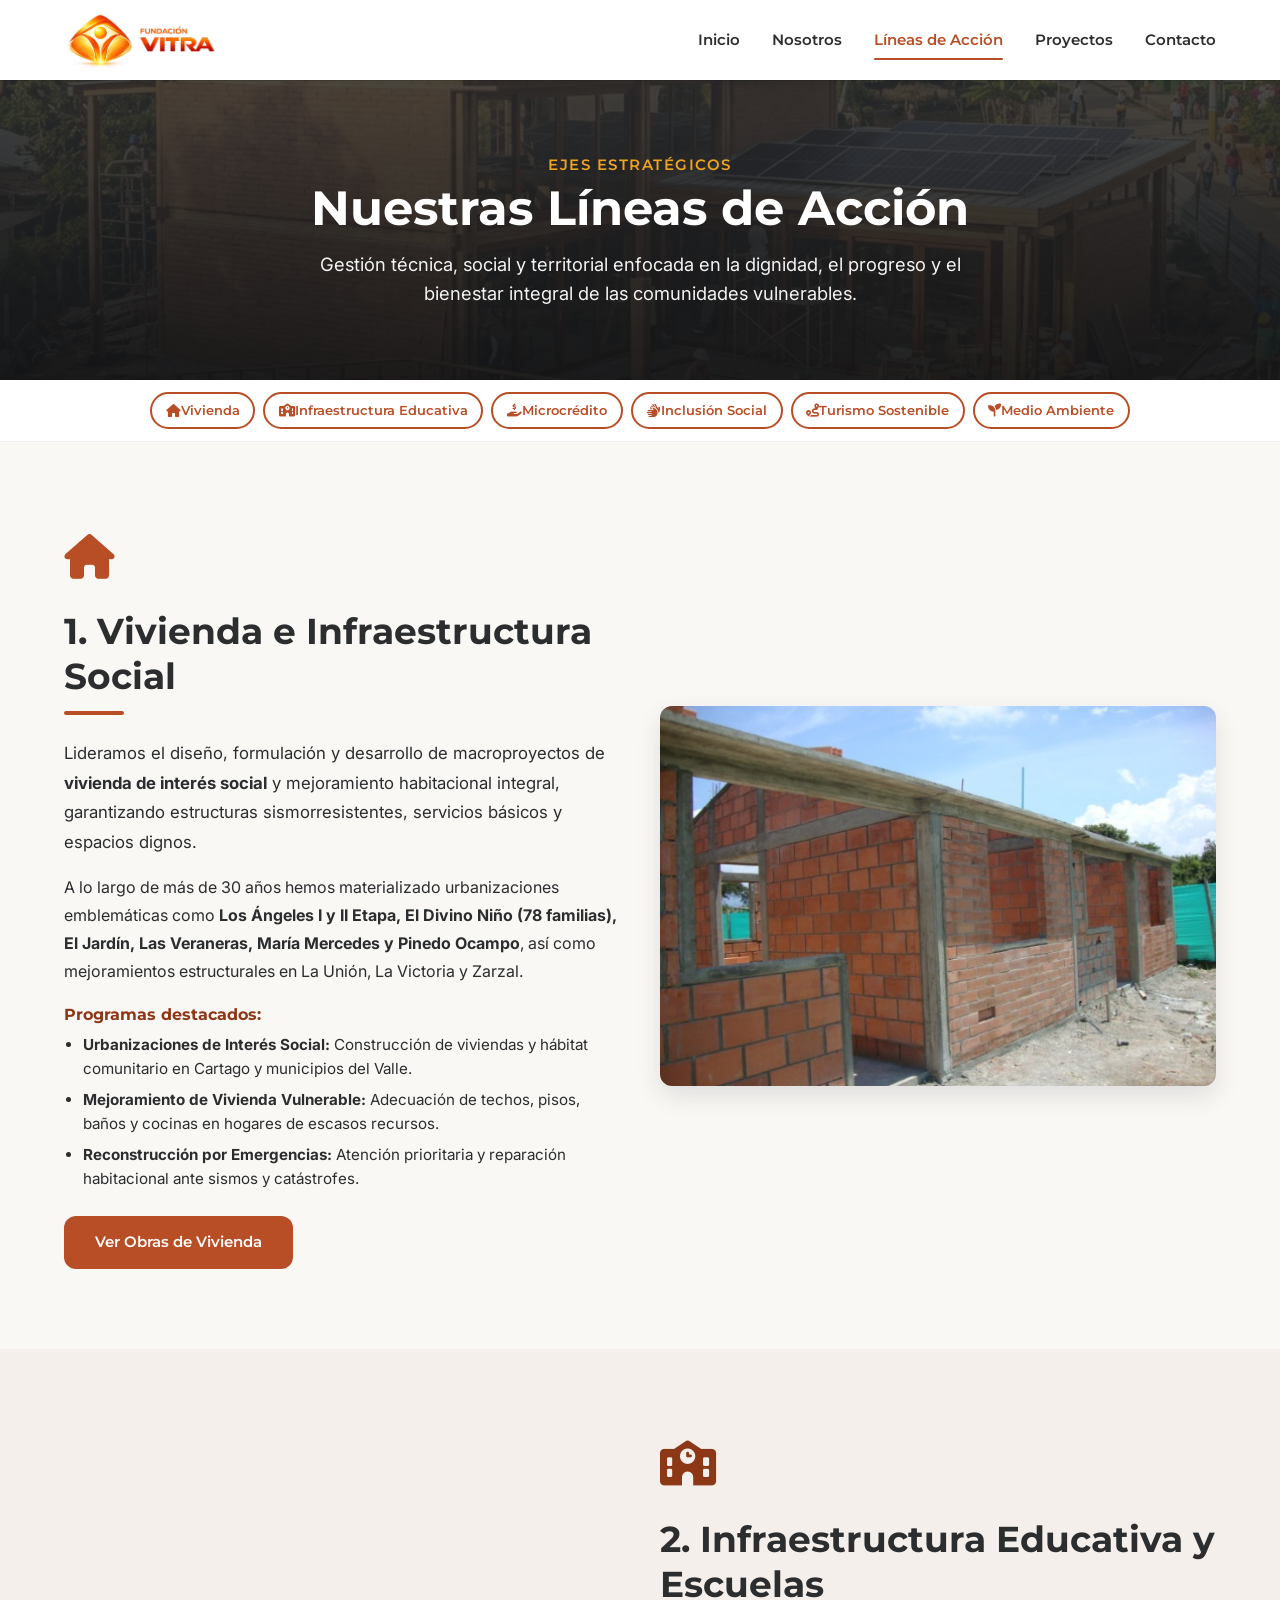
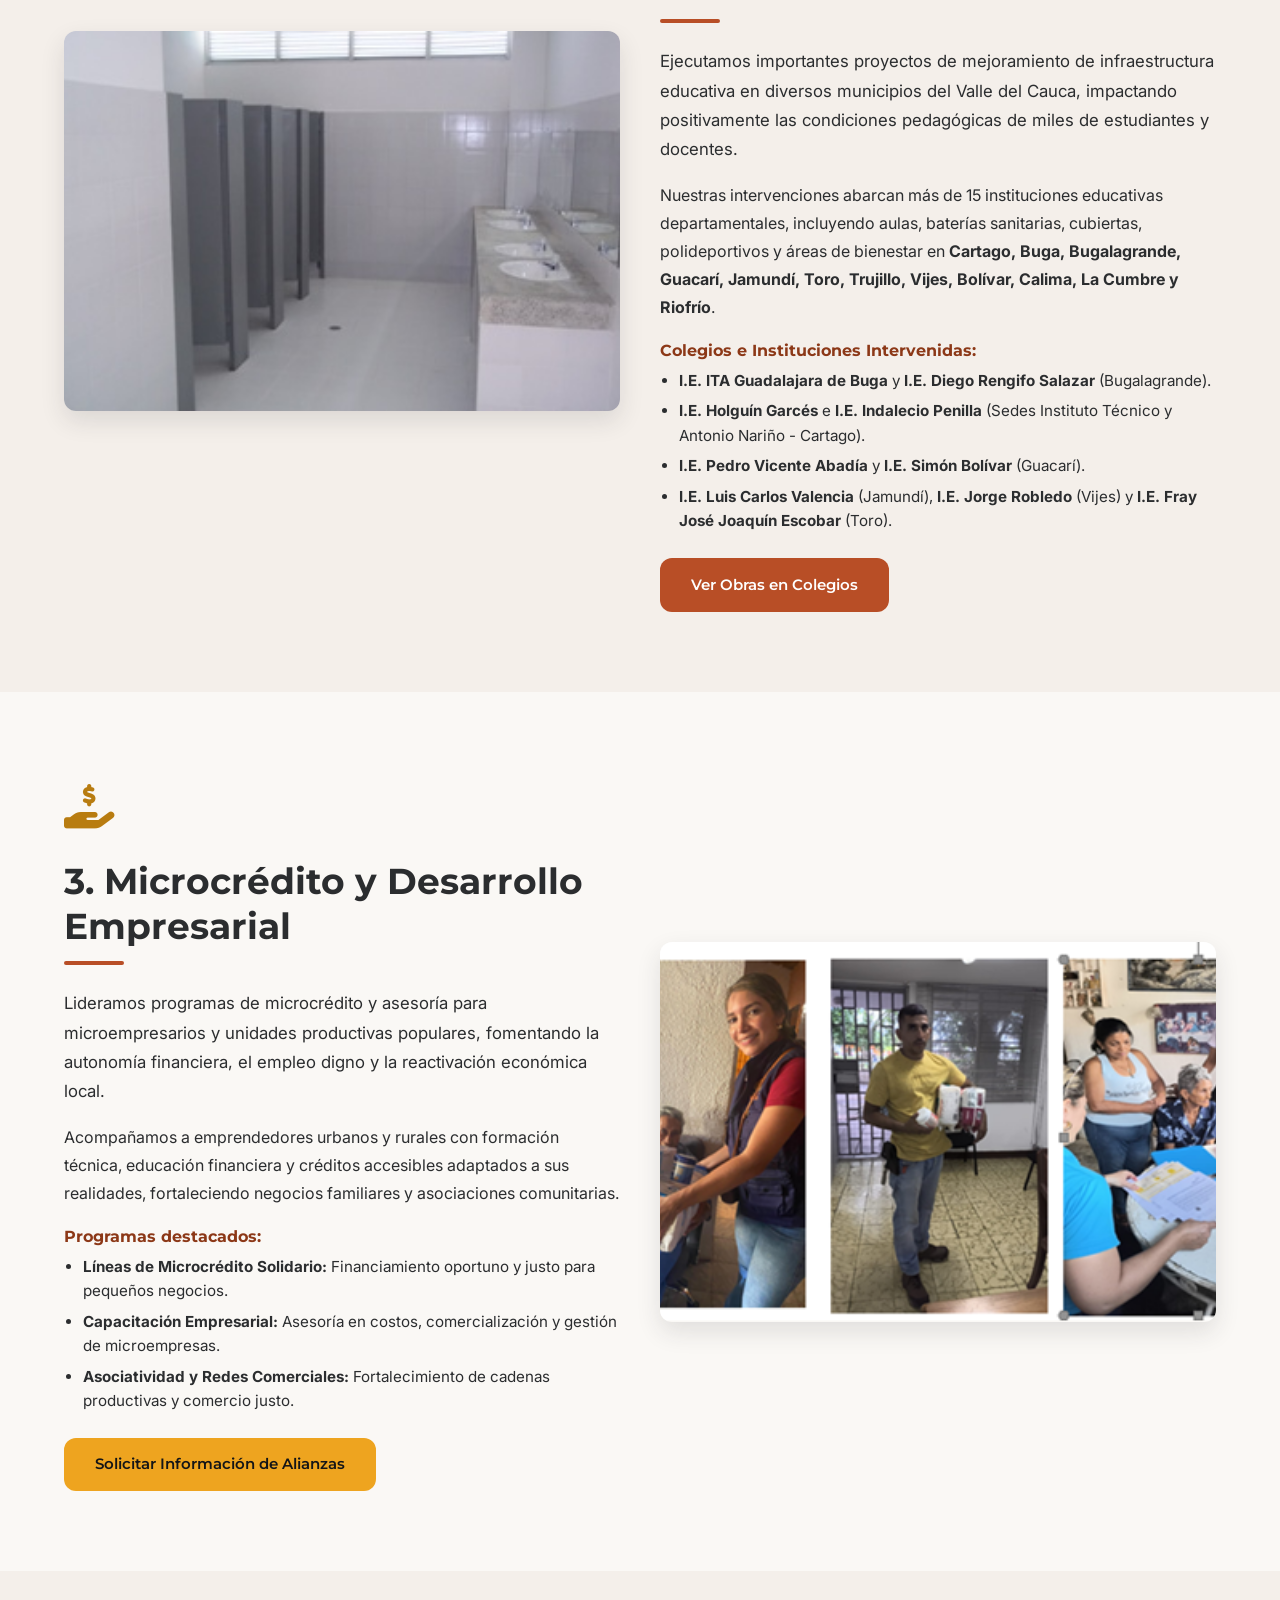
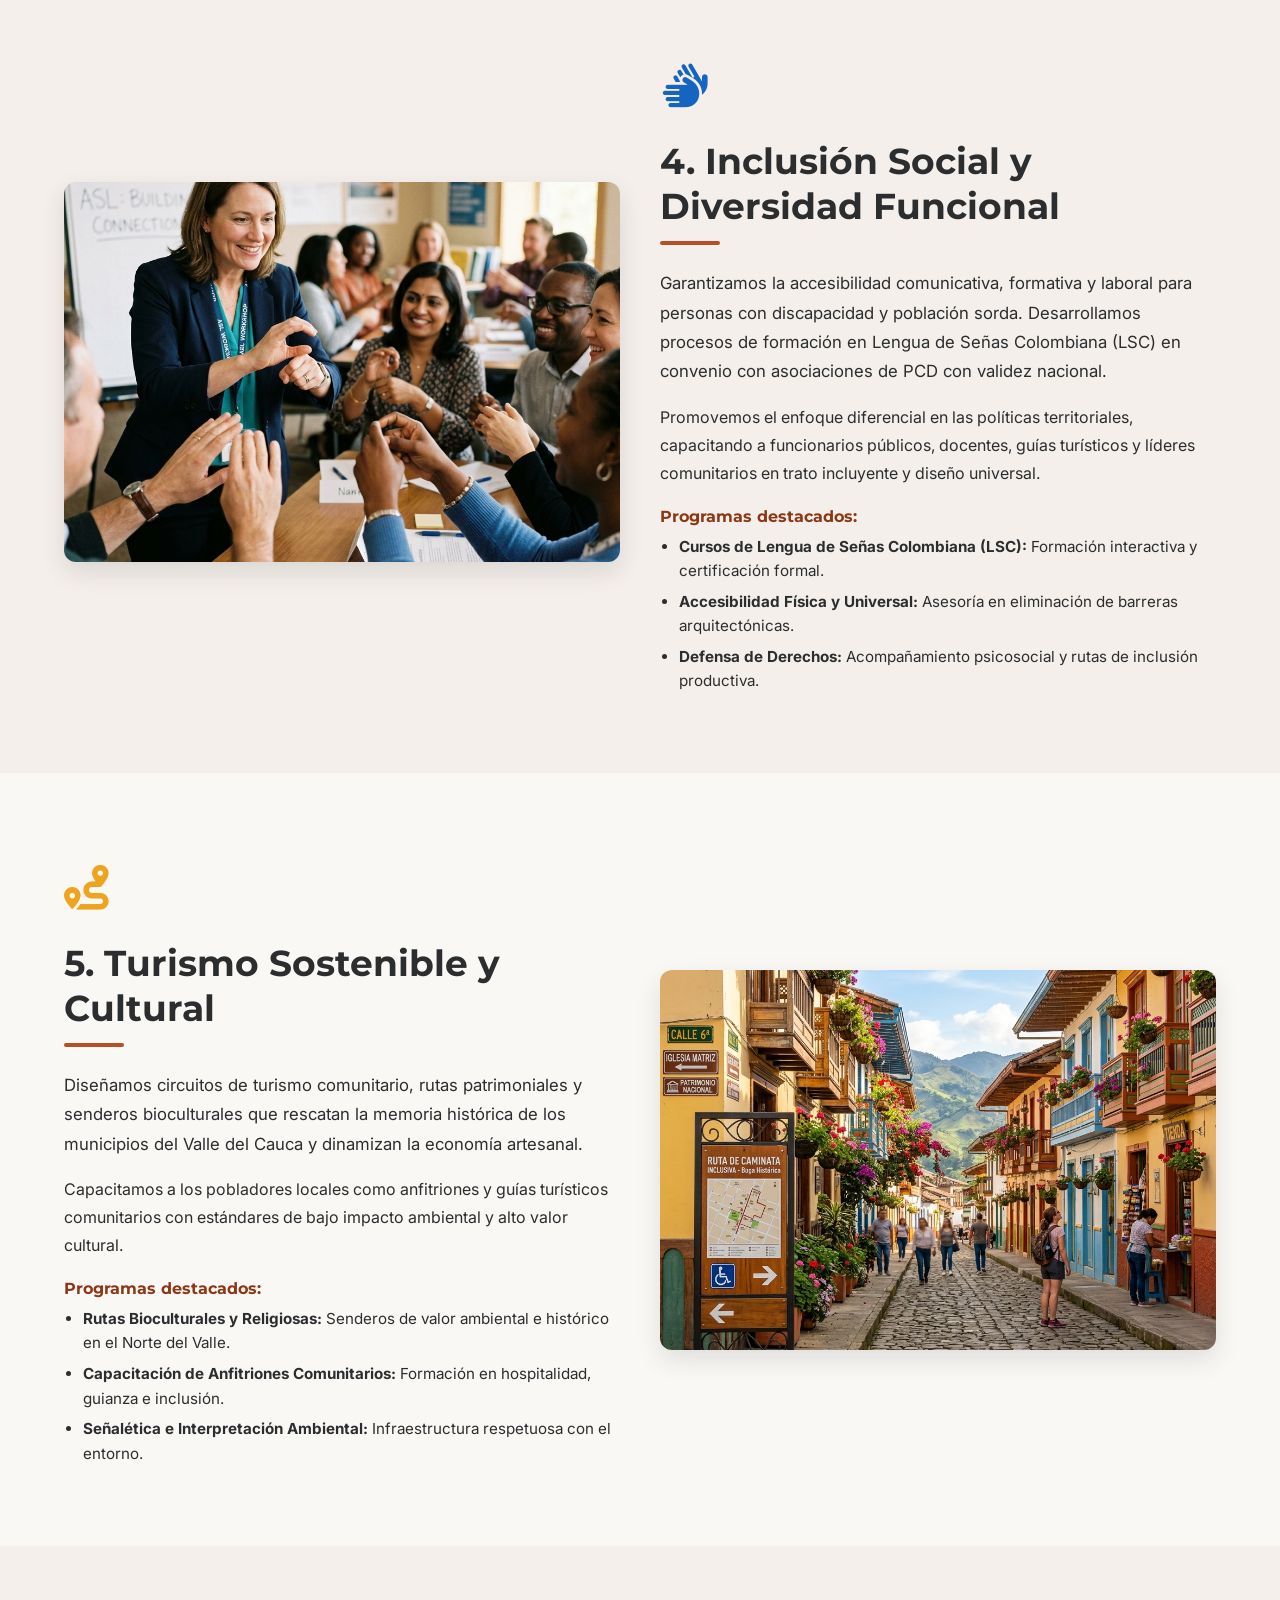
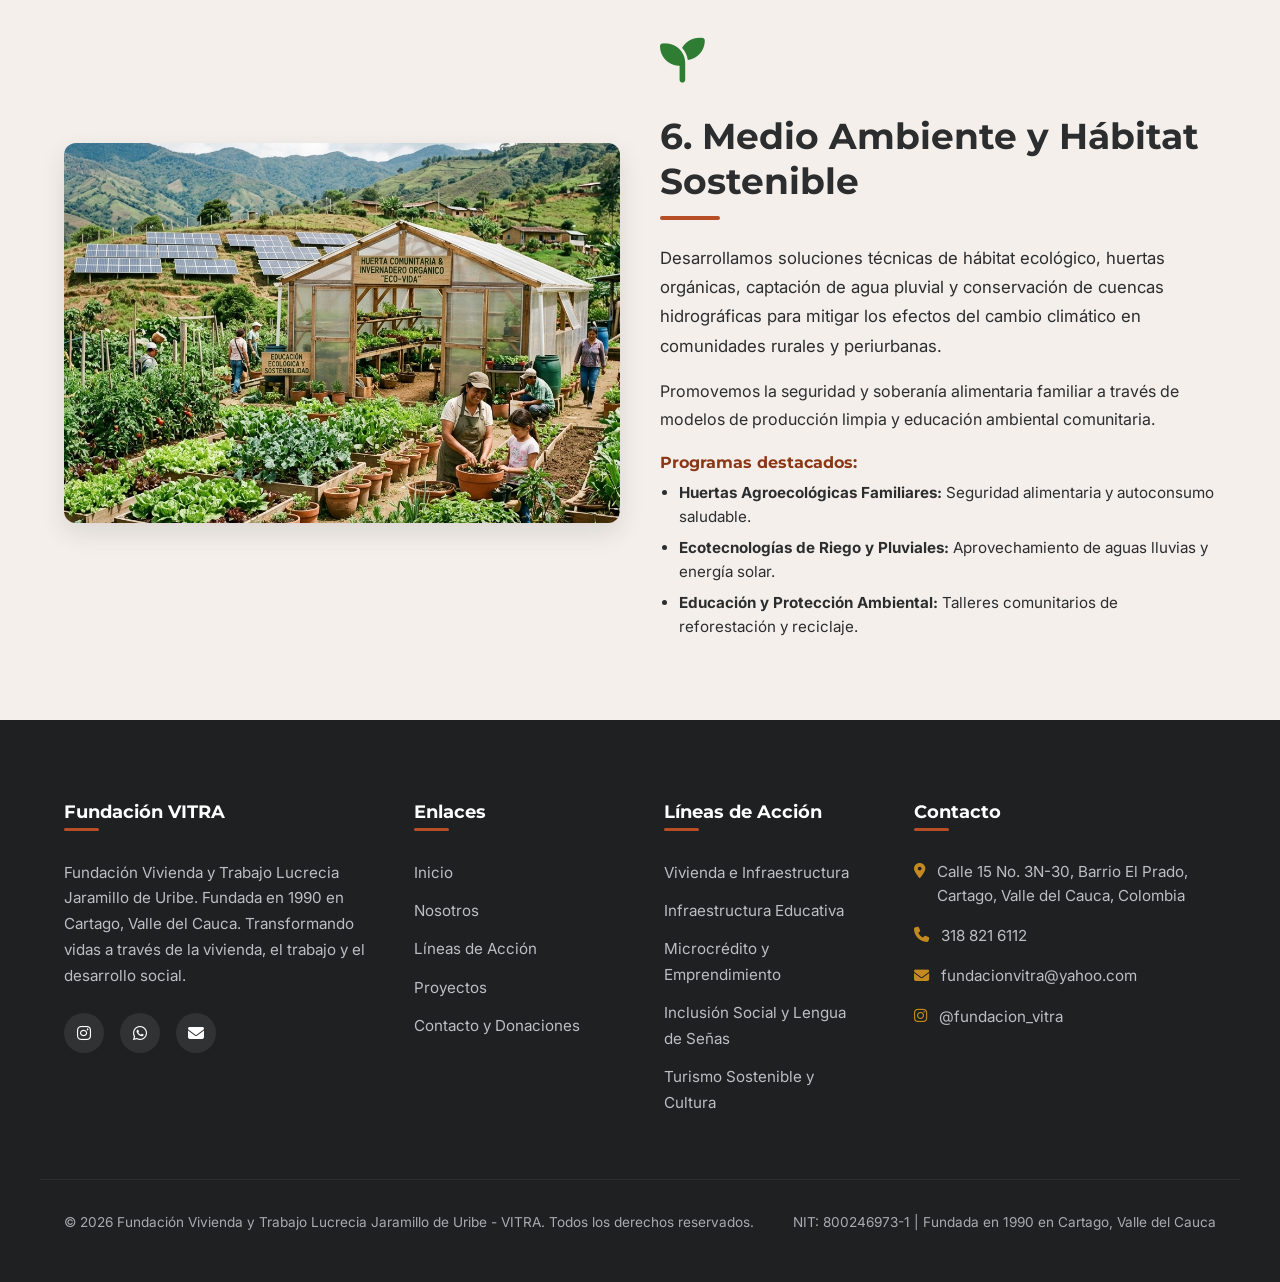
<file: lineas-accion.html>
﻿<!DOCTYPE html>
<html lang="es">
<head>
    <meta charset="UTF-8">
    <meta name="viewport" content="width=device-width, initial-scale=1.0">
    <meta name="description" content="Líneas de acción de la Fundación VITRA: Vivienda digna, infraestructura educativa, microcréditos, inclusión social, turismo comunitario y sostenibilidad ambiental.">
    <meta name="keywords" content="Líneas de acción Vitra, Vivienda interés social, Infraestructura educativa Valle del Cauca, Microcréditos Cartago, Inclusión LSC, Turismo biocultural">
    <title>Líneas de Acción | Fundación VITRA - Impacto Integral</title>
    <!-- Estilos Oficiales -->
    <link rel="stylesheet" href="./assets/css/style.css">
    <!-- FontAwesome para Iconos -->
    <link rel="stylesheet" href="https://cdnjs.cloudflare.com/ajax/libs/font-awesome/6.4.0/css/all.min.css">
</head>
<body>

    <!-- Cabecera de Navegación -->
    <header class="header" id="header">
        <div class="container navbar">
            <a href="index.html" class="logo-container">
                <img src="./assets/images/logo.jpg" alt="Logo Fundación Vitra" class="logo-img">
            </a>
            <button class="nav-toggle" id="nav-toggle" aria-label="Abrir menú de navegación">
                <i class="fas fa-bars"></i>
            </button>
            <nav class="nav-menu" id="nav-menu">
                <a href="index.html" class="nav-link">Inicio</a>
                <a href="nosotros.html" class="nav-link">Nosotros</a>
                <a href="lineas-accion.html" class="nav-link active">Líneas de Acción</a>
                <a href="proyectos.html" class="nav-link">Proyectos</a>
                <a href="contacto.html" class="nav-link">Contacto</a>
            </nav>
        </div>
    </header>

    <!-- Banner Superior -->
    <section class="section" style="background-image: linear-gradient(rgba(43, 45, 47, 0.85), rgba(20, 21, 23, 0.95)), url('./assets/images/hero-bg.png'); background-size: cover; background-position: center; color: var(--color-text-light); padding: 4.5rem 0; text-align: center;">
        <div class="container reveal">
            <span class="hero-tagline" style="color: var(--color-secondary); font-size: 0.95rem; letter-spacing: 0.1em; text-transform: uppercase;">Ejes Estratégicos</span>
            <h1 style="font-size: clamp(2.2rem, 4vw, 3rem); margin-bottom: 0.75rem;">Nuestras Líneas de Acción</h1>
            <p style="font-size: 1.15rem; opacity: 0.95; max-width: 700px; margin: 0 auto;">Gestión técnica, social y territorial enfocada en la dignidad, el progreso y el bienestar integral de las comunidades vulnerables.</p>
        </div>
    </section>

    <!-- Barra de Navegación Rápida de Líneas -->
    <div style="background-color: var(--color-bg-card); border-bottom: 1px solid rgba(43, 45, 47, 0.08); position: sticky; top: var(--header-height); z-index: 9; padding: 0.75rem 0;">
        <div class="container" style="display: flex; gap: 0.5rem; justify-content: center; flex-wrap: wrap;">
            <a href="#construccion" class="btn btn-outline" style="padding: 0.35rem 0.85rem; font-size: 0.82rem; border-radius: var(--radius-full);"><i class="fas fa-home"></i> Vivienda</a>
            <a href="#educacion" class="btn btn-outline" style="padding: 0.35rem 0.85rem; font-size: 0.82rem; border-radius: var(--radius-full);"><i class="fas fa-school"></i> Infraestructura Educativa</a>
            <a href="#emprendimiento" class="btn btn-outline" style="padding: 0.35rem 0.85rem; font-size: 0.82rem; border-radius: var(--radius-full);"><i class="fas fa-hand-holding-usd"></i> Microcrédito</a>
            <a href="#inclusion" class="btn btn-outline" style="padding: 0.35rem 0.85rem; font-size: 0.82rem; border-radius: var(--radius-full);"><i class="fas fa-sign-language"></i> Inclusión Social</a>
            <a href="#turismo" class="btn btn-outline" style="padding: 0.35rem 0.85rem; font-size: 0.82rem; border-radius: var(--radius-full);"><i class="fas fa-route"></i> Turismo Sostenible</a>
            <a href="#sostenibilidad" class="btn btn-outline" style="padding: 0.35rem 0.85rem; font-size: 0.82rem; border-radius: var(--radius-full);"><i class="fas fa-seedling"></i> Medio Ambiente</a>
        </div>
    </div>

    <!-- Línea 1: Vivienda y Construcción Social -->
    <section class="section" id="construccion">
        <div class="container grid-2">
            <div class="reveal">
                <div style="font-size: 2.8rem; color: var(--color-primary); margin-bottom: 1rem;"><i class="fas fa-home"></i></div>
                <h2 class="section-title left">1. Vivienda e Infraestructura Social</h2>
                <p style="font-size: 1.05rem; line-height: 1.75;">
                    Lideramos el diseño, formulación y desarrollo de macroproyectos de <strong>vivienda de interés social</strong> y mejoramiento habitacional integral, garantizando estructuras sismorresistentes, servicios básicos y espacios dignos.
                </p>
                <p style="line-height: 1.75;">
                    A lo largo de más de 30 años hemos materializado urbanizaciones emblemáticas como <strong>Los Ángeles I y II Etapa, El Divino Niño (78 familias), El Jardín, Las Veraneras, María Mercedes y Pinedo Ocampo</strong>, así como mejoramientos estructurales en La Unión, La Victoria y Zarzal.
                </p>
                <h4 style="margin-top: 1.25rem; color: var(--color-primary-dark);">Programas destacados:</h4>
                <ul style="list-style: disc; padding-left: 1.2rem; margin-top: 0.5rem; display: flex; flex-direction: column; gap: 0.4rem; font-size: 0.95rem;">
                    <li><strong>Urbanizaciones de Interés Social:</strong> Construcción de viviendas y hábitat comunitario en Cartago y municipios del Valle.</li>
                    <li><strong>Mejoramiento de Vivienda Vulnerable:</strong> Adecuación de techos, pisos, baños y cocinas en hogares de escasos recursos.</li>
                    <li><strong>Reconstrucción por Emergencias:</strong> Atención prioritaria y reparación habitacional ante sismos y catástrofes.</li>
                </ul>
                <div style="margin-top: 1.5rem;">
                    <a href="proyectos.html?filter=vivienda" class="btn btn-primary">Ver Obras de Vivienda</a>
                </div>
            </div>
            <div class="reveal">
                <img src="./assets/images/galeria/urbanizacion-los-angeles-i-y-ii-etapa-cartago-v-(1).jpeg" alt="Construcción de Vivienda de Interés Social - Fundación VITRA" style="border-radius: var(--radius-md); box-shadow: var(--shadow-lg); width: 100%; height: 380px; object-fit: cover;">
            </div>
        </div>
    </section>

    <!-- Línea 2: Infraestructura Educativa -->
    <section class="section-alt" id="educacion">
        <div class="container grid-2" style="direction: rtl;">
            <div class="reveal" style="direction: ltr; text-align: left;">
                <div style="font-size: 2.8rem; color: var(--color-primary-dark); margin-bottom: 1rem;"><i class="fas fa-school"></i></div>
                <h2 class="section-title left">2. Infraestructura Educativa y Escuelas</h2>
                <p style="font-size: 1.05rem; line-height: 1.75;">
                    Ejecutamos importantes proyectos de mejoramiento de infraestructura educativa en diversos municipios del Valle del Cauca, impactando positivamente las condiciones pedagógicas de miles de estudiantes y docentes.
                </p>
                <p style="line-height: 1.75;">
                    Nuestras intervenciones abarcan más de 15 instituciones educativas departamentales, incluyendo aulas, baterías sanitarias, cubiertas, polideportivos y áreas de bienestar en <strong>Cartago, Buga, Bugalagrande, Guacarí, Jamundí, Toro, Trujillo, Vijes, Bolívar, Calima, La Cumbre y Riofrío</strong>.
                </p>
                <h4 style="margin-top: 1.25rem; color: var(--color-primary-dark);">Colegios e Instituciones Intervenidas:</h4>
                <ul style="list-style: disc; padding-left: 1.2rem; margin-top: 0.5rem; display: flex; flex-direction: column; gap: 0.4rem; font-size: 0.95rem;">
                    <li><strong>I.E. ITA Guadalajara de Buga</strong> y <strong>I.E. Diego Rengifo Salazar</strong> (Bugalagrande).</li>
                    <li><strong>I.E. Holguín Garcés</strong> e <strong>I.E. Indalecio Penilla</strong> (Sedes Instituto Técnico y Antonio Nariño - Cartago).</li>
                    <li><strong>I.E. Pedro Vicente Abadía</strong> y <strong>I.E. Simón Bolívar</strong> (Guacarí).</li>
                    <li><strong>I.E. Luis Carlos Valencia</strong> (Jamundí), <strong>I.E. Jorge Robledo</strong> (Vijes) y <strong>I.E. Fray José Joaquín Escobar</strong> (Toro).</li>
                </ul>
                <div style="margin-top: 1.5rem;">
                    <a href="proyectos.html?filter=educacion" class="btn btn-primary">Ver Obras en Colegios</a>
                </div>
            </div>
            <div class="reveal" style="direction: ltr;">
                <img src="./assets/images/galeria/i.e.-ita-guadalajara-de-buga-(1).jpeg" alt="Infraestructura Educativa en el Valle del Cauca - Fundación VITRA" style="border-radius: var(--radius-md); box-shadow: var(--shadow-lg); width: 100%; height: 380px; object-fit: cover;">
            </div>
        </div>
    </section>

    <!-- Línea 3: Emprendimiento y Microcrédito -->
    <section class="section" id="emprendimiento">
        <div class="container grid-2">
            <div class="reveal">
                <div style="font-size: 2.8rem; color: var(--color-secondary-dark); margin-bottom: 1rem;"><i class="fas fa-hand-holding-usd"></i></div>
                <h2 class="section-title left">3. Microcrédito y Desarrollo Empresarial</h2>
                <p style="font-size: 1.05rem; line-height: 1.75;">
                    Lideramos programas de microcrédito y asesoría para microempresarios y unidades productivas populares, fomentando la autonomía financiera, el empleo digno y la reactivación económica local.
                </p>
                <p style="line-height: 1.75;">
                    Acompañamos a emprendedores urbanos y rurales con formación técnica, educación financiera y créditos accesibles adaptados a sus realidades, fortaleciendo negocios familiares y asociaciones comunitarias.
                </p>
                <h4 style="margin-top: 1.25rem; color: var(--color-primary-dark);">Programas destacados:</h4>
                <ul style="list-style: disc; padding-left: 1.2rem; margin-top: 0.5rem; display: flex; flex-direction: column; gap: 0.4rem; font-size: 0.95rem;">
                    <li><strong>Líneas de Microcrédito Solidario:</strong> Financiamiento oportuno y justo para pequeños negocios.</li>
                    <li><strong>Capacitación Empresarial:</strong> Asesoría en costos, comercialización y gestión de microempresas.</li>
                    <li><strong>Asociatividad y Redes Comerciales:</strong> Fortalecimiento de cadenas productivas y comercio justo.</li>
                </ul>
                <div style="margin-top: 1.5rem;">
                    <a href="contacto.html" class="btn btn-secondary">Solicitar Información de Alianzas</a>
                </div>
            </div>
            <div class="reveal">
                <img src="./assets/images/galeria/emprendimiento-y-desarrollo-comunitario.png" alt="Microcrédito y Emprendimiento Comunitario - Fundación VITRA" style="border-radius: var(--radius-md); box-shadow: var(--shadow-lg); width: 100%; height: 380px; object-fit: cover;">
            </div>
        </div>
    </section>

    <!-- Línea 4: Inclusión Social y Diversidad Funcional -->
    <section class="section-alt" id="inclusion">
        <div class="container grid-2" style="direction: rtl;">
            <div class="reveal" style="direction: ltr; text-align: left;">
                <div style="font-size: 2.8rem; color: var(--color-blue); margin-bottom: 1rem;"><i class="fas fa-sign-language"></i></div>
                <h2 class="section-title left">4. Inclusión Social y Diversidad Funcional</h2>
                <p style="font-size: 1.05rem; line-height: 1.75;">
                    Garantizamos la accesibilidad comunicativa, formativa y laboral para personas con discapacidad y población sorda. Desarrollamos procesos de formación en Lengua de Señas Colombiana (LSC) en convenio con asociaciones de PCD con validez nacional.
                </p>
                <p style="line-height: 1.75;">
                    Promovemos el enfoque diferencial en las políticas territoriales, capacitando a funcionarios públicos, docentes, guías turísticos y líderes comunitarios en trato incluyente y diseño universal.
                </p>
                <h4 style="margin-top: 1.25rem; color: var(--color-primary-dark);">Programas destacados:</h4>
                <ul style="list-style: disc; padding-left: 1.2rem; margin-top: 0.5rem; display: flex; flex-direction: column; gap: 0.4rem; font-size: 0.95rem;">
                    <li><strong>Cursos de Lengua de Señas Colombiana (LSC):</strong> Formación interactiva y certificación formal.</li>
                    <li><strong>Accesibilidad Física y Universal:</strong> Asesoría en eliminación de barreras arquitectónicas.</li>
                    <li><strong>Defensa de Derechos:</strong> Acompañamiento psicosocial y rutas de inclusión productiva.</li>
                </ul>
            </div>
            <div class="reveal" style="direction: ltr;">
                <img src="./assets/images/project-inclusion.png" alt="Inclusión Social y Lengua de Señas - Fundación VITRA" style="border-radius: var(--radius-md); box-shadow: var(--shadow-lg); width: 100%; height: 380px; object-fit: cover;">
            </div>
        </div>
    </section>

    <!-- Línea 5: Turismo Sostenible y Rutas Bioculturales -->
    <section class="section" id="turismo">
        <div class="container grid-2">
            <div class="reveal">
                <div style="font-size: 2.8rem; color: var(--color-secondary); margin-bottom: 1rem;"><i class="fas fa-route"></i></div>
                <h2 class="section-title left">5. Turismo Sostenible y Cultural</h2>
                <p style="font-size: 1.05rem; line-height: 1.75;">
                    Diseñamos circuitos de turismo comunitario, rutas patrimoniales y senderos bioculturales que rescatan la memoria histórica de los municipios del Valle del Cauca y dinamizan la economía artesanal.
                </p>
                <p style="line-height: 1.75;">
                    Capacitamos a los pobladores locales como anfitriones y guías turísticos comunitarios con estándares de bajo impacto ambiental y alto valor cultural.
                </p>
                <h4 style="margin-top: 1.25rem; color: var(--color-primary-dark);">Programas destacados:</h4>
                <ul style="list-style: disc; padding-left: 1.2rem; margin-top: 0.5rem; display: flex; flex-direction: column; gap: 0.4rem; font-size: 0.95rem;">
                    <li><strong>Rutas Bioculturales y Religiosas:</strong> Senderos de valor ambiental e histórico en el Norte del Valle.</li>
                    <li><strong>Capacitación de Anfitriones Comunitarios:</strong> Formación en hospitalidad, guianza e inclusión.</li>
                    <li><strong>Señalética e Interpretación Ambiental:</strong> Infraestructura respetuosa con el entorno.</li>
                </ul>
            </div>
            <div class="reveal">
                <img src="./assets/images/project-turismo.png" alt="Turismo Sostenible y Senderos Comunitarios - Fundación VITRA" style="border-radius: var(--radius-md); box-shadow: var(--shadow-lg); width: 100%; height: 380px; object-fit: cover;">
            </div>
        </div>
    </section>

    <!-- Línea 6: Medio Ambiente y Hábitat Sostenible -->
    <section class="section-alt" id="sostenibilidad">
        <div class="container grid-2" style="direction: rtl;">
            <div class="reveal" style="direction: ltr; text-align: left;">
                <div style="font-size: 2.8rem; color: var(--color-green); margin-bottom: 1rem;"><i class="fas fa-seedling"></i></div>
                <h2 class="section-title left">6. Medio Ambiente y Hábitat Sostenible</h2>
                <p style="font-size: 1.05rem; line-height: 1.75;">
                    Desarrollamos soluciones técnicas de hábitat ecológico, huertas orgánicas, captación de agua pluvial y conservación de cuencas hidrográficas para mitigar los efectos del cambio climático en comunidades rurales y periurbanas.
                </p>
                <p style="line-height: 1.75;">
                    Promovemos la seguridad y soberanía alimentaria familiar a través de modelos de producción limpia y educación ambiental comunitaria.
                </p>
                <h4 style="margin-top: 1.25rem; color: var(--color-primary-dark);">Programas destacados:</h4>
                <ul style="list-style: disc; padding-left: 1.2rem; margin-top: 0.5rem; display: flex; flex-direction: column; gap: 0.4rem; font-size: 0.95rem;">
                    <li><strong>Huertas Agroecológicas Familiares:</strong> Seguridad alimentaria y autoconsumo saludable.</li>
                    <li><strong>Ecotecnologías de Riego y Pluviales:</strong> Aprovechamiento de aguas lluvias y energía solar.</li>
                    <li><strong>Educación y Protección Ambiental:</strong> Talleres comunitarios de reforestación y reciclaje.</li>
                </ul>
            </div>
            <div class="reveal" style="direction: ltr;">
                <img src="./assets/images/project-sostenibilidad.png" alt="Medio Ambiente y Huertas Agroecológicas - Fundación VITRA" style="border-radius: var(--radius-md); box-shadow: var(--shadow-lg); width: 100%; height: 380px; object-fit: cover;">
            </div>
        </div>
    </section>

    <!-- Pie de Página -->
    <footer class="footer">
        <div class="container footer-grid">
            <div class="footer-column footer-about">
                <h3>Fundación VITRA</h3>
                <p>Fundación Vivienda y Trabajo Lucrecia Jaramillo de Uribe. Fundada en 1990 en Cartago, Valle del Cauca. Transformando vidas a través de la vivienda, el trabajo y el desarrollo social.</p>
                <div class="footer-socials">
                    <a href="https://www.instagram.com/fundacion_vitra" target="_blank" rel="noopener noreferrer" class="social-icon" aria-label="Instagram Fundación VITRA"><i class="fab fa-instagram"></i></a>
                    <a href="https://wa.me/573188216112" target="_blank" rel="noopener noreferrer" class="social-icon" aria-label="WhatsApp"><i class="fab fa-whatsapp"></i></a>
                    <a href="mailto:fundacionvitra@yahoo.com" class="social-icon" aria-label="Correo electrónico"><i class="fas fa-envelope"></i></a>
                </div>
            </div>
            <div class="footer-column">
                <h3>Enlaces</h3>
                <ul class="footer-links">
                    <li><a href="index.html" class="footer-link-item">Inicio</a></li>
                    <li><a href="nosotros.html" class="footer-link-item">Nosotros</a></li>
                    <li><a href="lineas-accion.html" class="footer-link-item">Líneas de Acción</a></li>
                    <li><a href="proyectos.html" class="footer-link-item">Proyectos</a></li>
                    <li><a href="contacto.html" class="footer-link-item">Contacto y Donaciones</a></li>
                </ul>
            </div>
            <div class="footer-column">
                <h3>Líneas de Acción</h3>
                <ul class="footer-links">
                    <li><a href="lineas-accion.html#construccion" class="footer-link-item">Vivienda e Infraestructura</a></li>
                    <li><a href="lineas-accion.html#educacion" class="footer-link-item">Infraestructura Educativa</a></li>
                    <li><a href="lineas-accion.html#emprendimiento" class="footer-link-item">Microcrédito y Emprendimiento</a></li>
                    <li><a href="lineas-accion.html#inclusion" class="footer-link-item">Inclusión Social y Lengua de Señas</a></li>
                    <li><a href="lineas-accion.html#turismo" class="footer-link-item">Turismo Sostenible y Cultura</a></li>
                </ul>
            </div>
            <div class="footer-column">
                <h3>Contacto</h3>
                <ul class="footer-contact-list">
                    <li class="footer-contact-item">
                        <i class="fas fa-map-marker-alt footer-contact-icon"></i>
                        <span>Calle 15 No. 3N-30, Barrio El Prado, Cartago, Valle del Cauca, Colombia</span>
                    </li>
                    <li class="footer-contact-item">
                        <i class="fas fa-phone footer-contact-icon"></i>
                        <span>318 821 6112</span>
                    </li>
                    <li class="footer-contact-item">
                        <i class="fas fa-envelope footer-contact-icon"></i>
                        <span>fundacionvitra@yahoo.com</span>
                    </li>
                    <li class="footer-contact-item">
                        <i class="fab fa-instagram footer-contact-icon"></i>
                        <span>@fundacion_vitra</span>
                    </li>
                </ul>
            </div>
        </div>
        <div class="container footer-bottom">
            <p>&copy; 2026 Fundación Vivienda y Trabajo Lucrecia Jaramillo de Uribe - VITRA. Todos los derechos reservados.</p>
            <p>NIT: 800246973-1 | Fundada en 1990 en Cartago, Valle del Cauca</p>
        </div>
    </footer>

    <!-- Scripts -->
    <script src="./assets/js/main.js"></script>
</body>
</html>
</file>
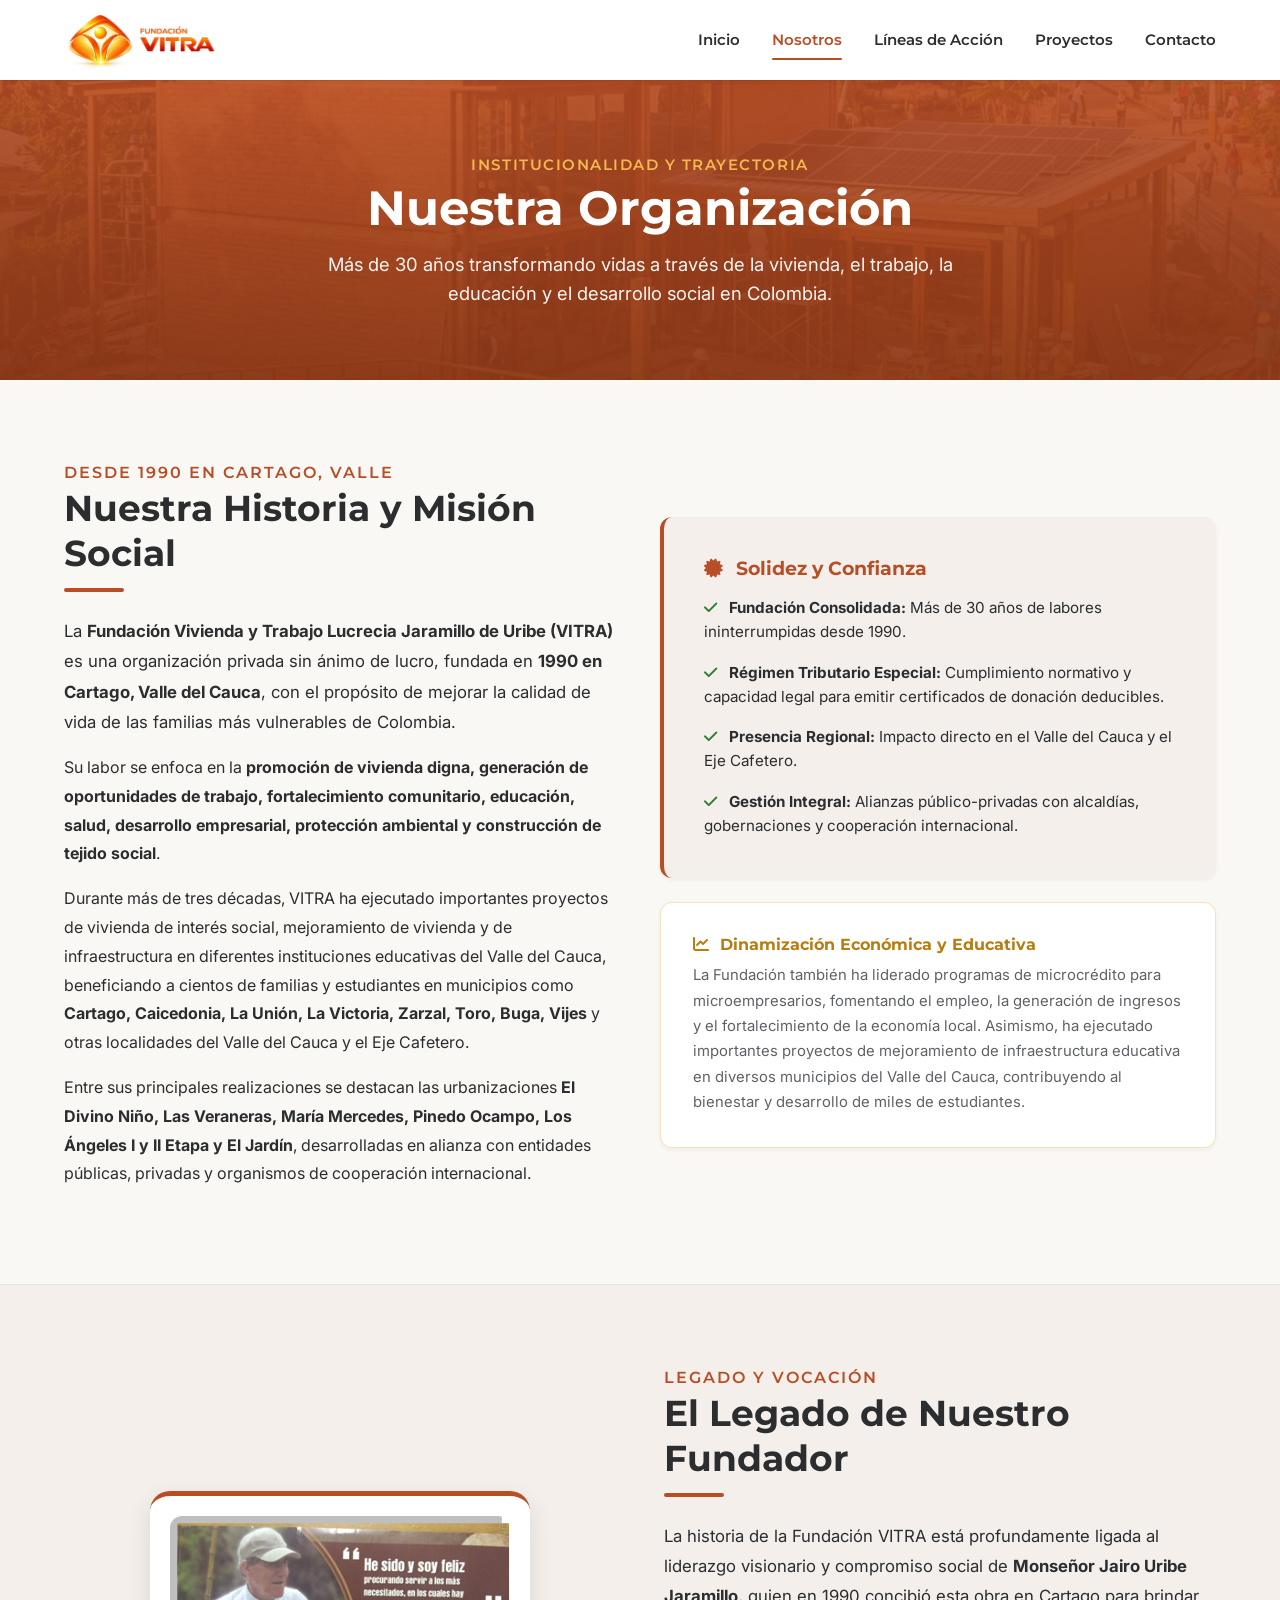
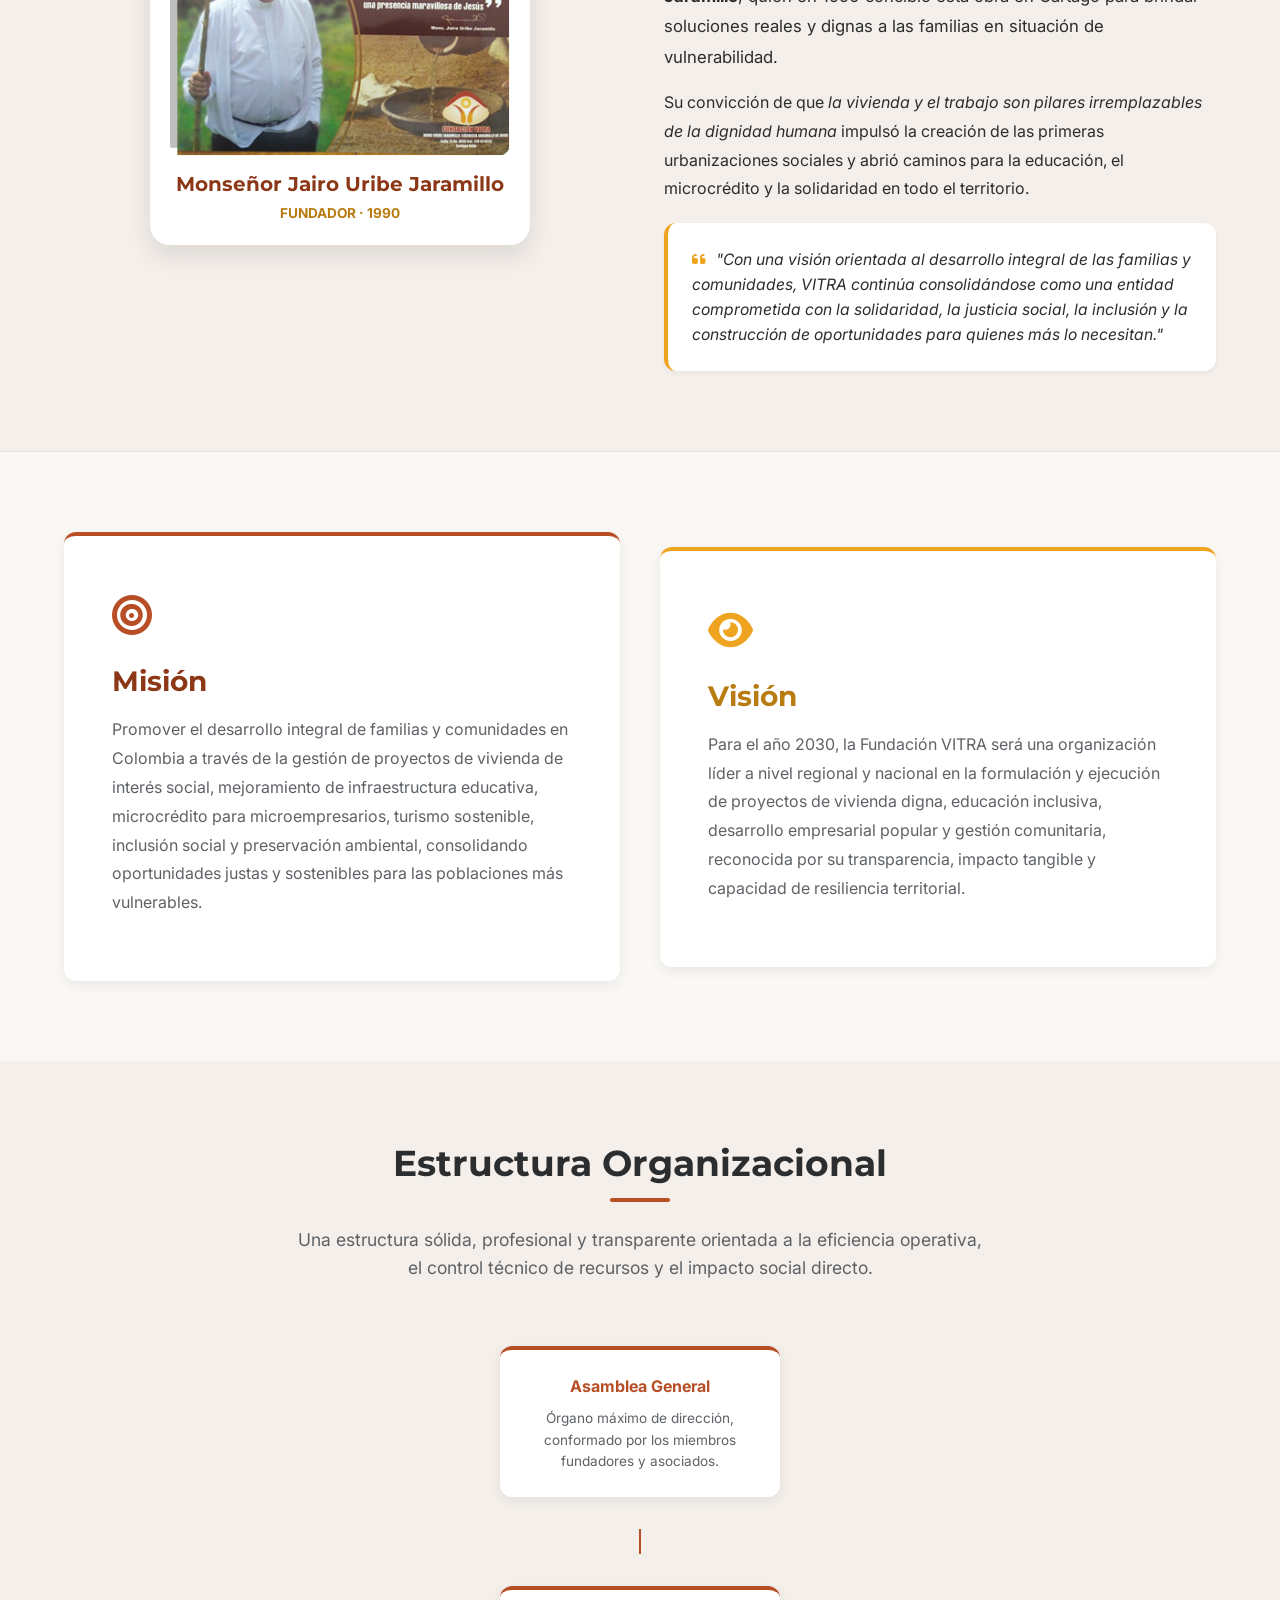
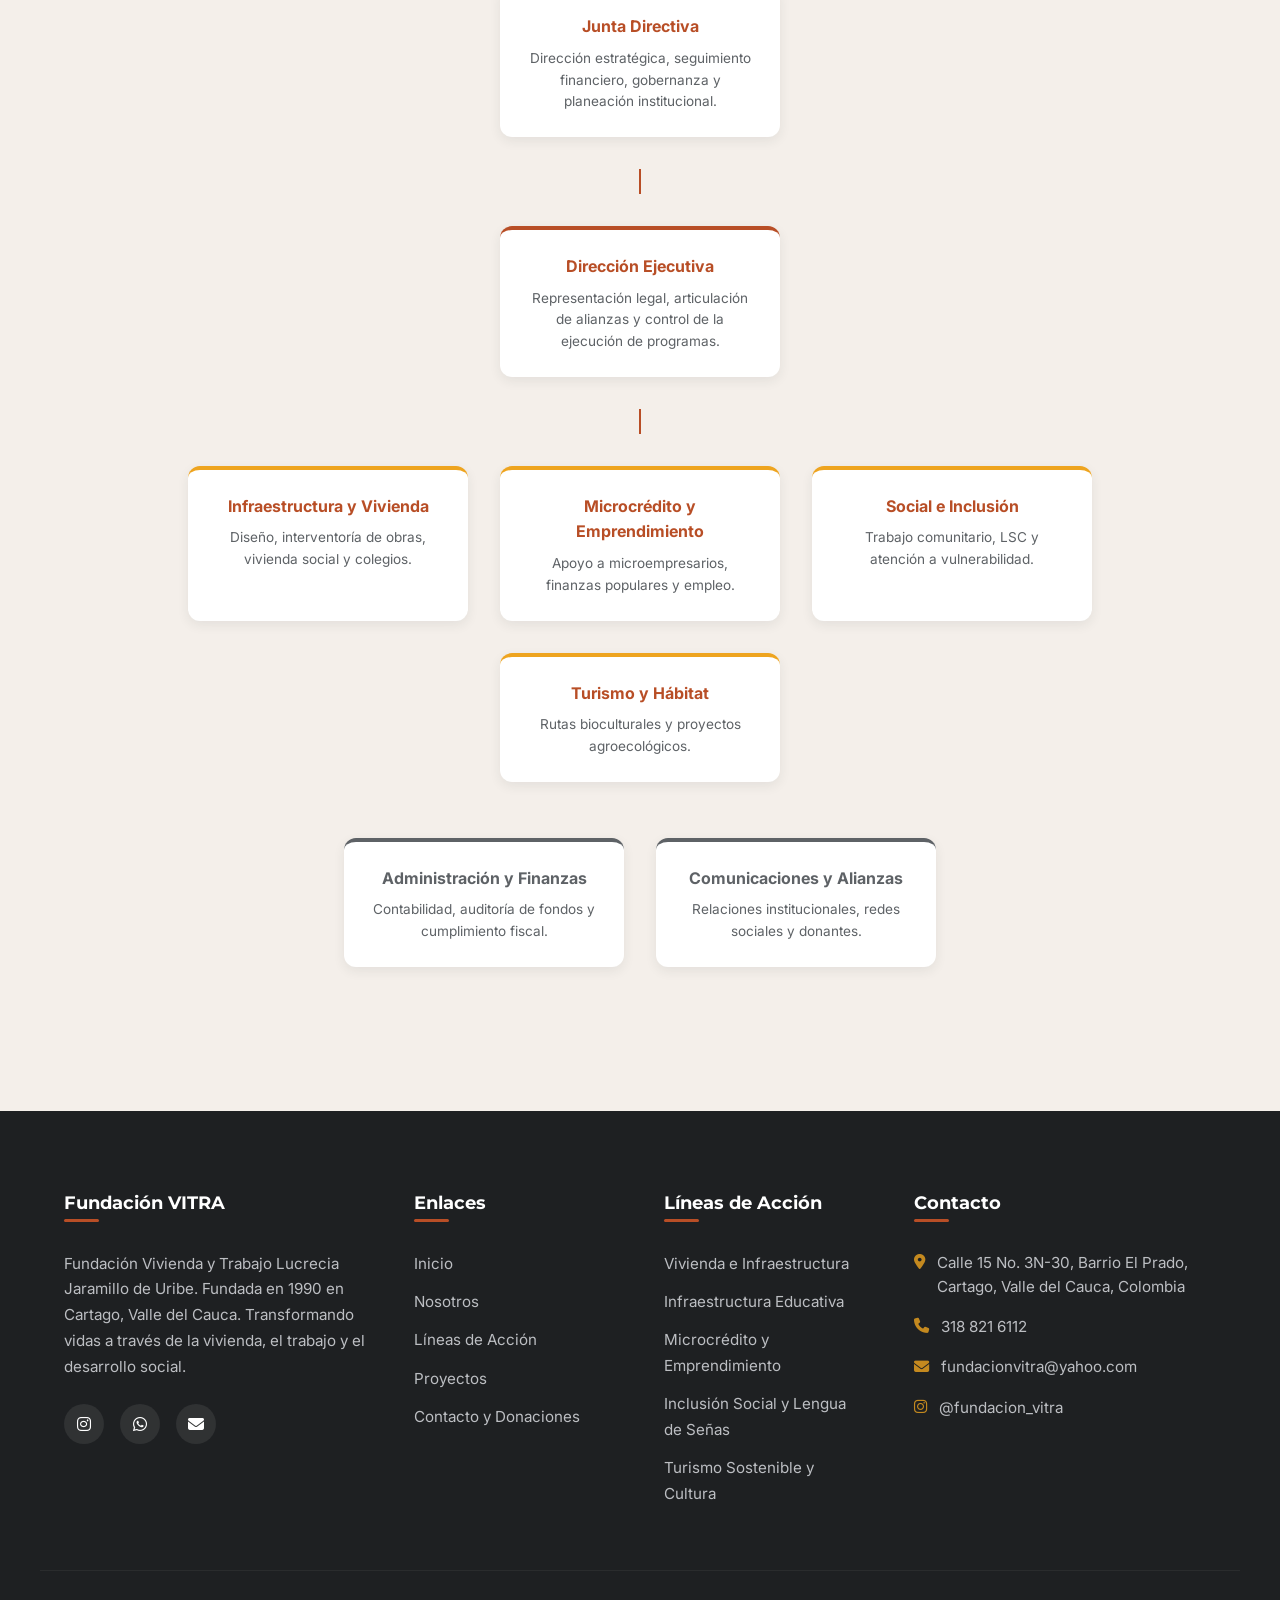
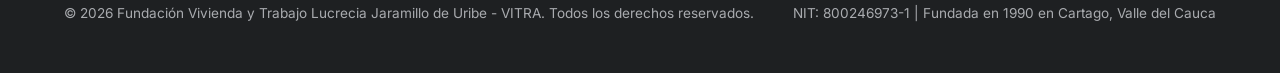
<file: nosotros.html>
﻿<!DOCTYPE html>
<html lang="es">
<head>
    <meta charset="UTF-8">
    <meta name="viewport" content="width=device-width, initial-scale=1.0">
    <meta name="description" content="Historia, misión, visión y estructura de la Fundación Vivienda y Trabajo Lucrecia Jaramillo de Uribe - VITRA. Fundada en 1990 en Cartago, Valle del Cauca.">
    <meta name="keywords" content="Fundación Vitra, Historia Fundación Vitra, Monseñor Jairo Uribe Jaramillo, Cartago Valle, Vivienda social, Misión y Visión">
    <title>Nosotros | Fundación VITRA - Historia e Institucionalidad</title>
    <!-- Estilos Oficiales -->
    <link rel="stylesheet" href="./assets/css/style.css">
    <!-- FontAwesome para Iconos -->
    <link rel="stylesheet" href="https://cdnjs.cloudflare.com/ajax/libs/font-awesome/6.4.0/css/all.min.css">
</head>
<body>

    <!-- Cabecera de Navegación -->
    <header class="header" id="header">
        <div class="container navbar">
            <a href="index.html" class="logo-container">
                <img src="./assets/images/logo.jpg" alt="Logo Fundación Vitra" class="logo-img">
            </a>
            <button class="nav-toggle" id="nav-toggle" aria-label="Abrir menú de navegación">
                <i class="fas fa-bars"></i>
            </button>
            <nav class="nav-menu" id="nav-menu">
                <a href="index.html" class="nav-link">Inicio</a>
                <a href="nosotros.html" class="nav-link active">Nosotros</a>
                <a href="lineas-accion.html" class="nav-link">Líneas de Acción</a>
                <a href="proyectos.html" class="nav-link">Proyectos</a>
                <a href="contacto.html" class="nav-link">Contacto</a>
            </nav>
        </div>
    </header>

    <!-- Banner Superior -->
    <section class="section" style="background-image: linear-gradient(rgba(184, 78, 38, 0.88), rgba(140, 56, 23, 0.95)), url('./assets/images/hero-bg.png'); background-size: cover; background-position: center; color: var(--color-text-light); padding: 4.5rem 0; text-align: center;">
        <div class="container reveal">
            <span class="hero-tagline" style="color: var(--color-secondary-light); font-size: 0.95rem; letter-spacing: 0.1em; text-transform: uppercase;">Institucionalidad y Trayectoria</span>
            <h1 style="font-size: clamp(2.2rem, 4vw, 3rem); margin-bottom: 0.75rem;">Nuestra Organización</h1>
            <p style="font-size: 1.15rem; opacity: 0.95; max-width: 700px; margin: 0 auto;">Más de 30 años transformando vidas a través de la vivienda, el trabajo, la educación y el desarrollo social en Colombia.</p>
        </div>
    </section>

    <!-- Historia e Institucionalidad -->
    <section class="section">
        <div class="container grid-2">
            <div class="reveal">
                <span class="hero-tagline" style="color: var(--color-primary);">Desde 1990 en Cartago, Valle</span>
                <h2 class="section-title left" style="margin-bottom: 1.5rem;">Nuestra Historia y Misión Social</h2>
                <p style="font-size: 1.05rem; line-height: 1.8;">
                    La <strong>Fundación Vivienda y Trabajo Lucrecia Jaramillo de Uribe (VITRA)</strong> es una organización privada sin ánimo de lucro, fundada en <strong>1990 en Cartago, Valle del Cauca</strong>, con el propósito de mejorar la calidad de vida de las familias más vulnerables de Colombia.
                </p>
                <p style="line-height: 1.8;">
                    Su labor se enfoca en la <strong>promoción de vivienda digna, generación de oportunidades de trabajo, fortalecimiento comunitario, educación, salud, desarrollo empresarial, protección ambiental y construcción de tejido social</strong>.
                </p>
                <p style="line-height: 1.8;">
                    Durante más de tres décadas, VITRA ha ejecutado importantes proyectos de vivienda de interés social, mejoramiento de vivienda y de infraestructura en diferentes instituciones educativas del Valle del Cauca, beneficiando a cientos de familias y estudiantes en municipios como <strong>Cartago, Caicedonia, La Unión, La Victoria, Zarzal, Toro, Buga, Vijes</strong> y otras localidades del Valle del Cauca y el Eje Cafetero.
                </p>
                <p style="line-height: 1.8;">
                    Entre sus principales realizaciones se destacan las urbanizaciones <strong>El Divino Niño, Las Veraneras, María Mercedes, Pinedo Ocampo, Los Ángeles I y II Etapa y El Jardín</strong>, desarrolladas en alianza con entidades públicas, privadas y organismos de cooperación internacional.
                </p>
            </div>
            <div class="reveal">
                <div style="background-color: var(--color-bg-alt); padding: 2.5rem; border-radius: var(--radius-md); border-left: 4px solid var(--color-primary); box-shadow: var(--shadow-sm); margin-bottom: 1.5rem;">
                    <h3 style="color: var(--color-primary); margin-bottom: 1rem;"><i class="fas fa-certificate" style="margin-right: 0.5rem;"></i> Solidez y Confianza</h3>
                    <ul style="display: flex; flex-direction: column; gap: 1rem; font-size: 0.95rem;">
                        <li><i class="fas fa-check" style="color: var(--color-green); margin-right: 0.5rem;"></i> <strong>Fundación Consolidada:</strong> Más de 30 años de labores ininterrumpidas desde 1990.</li>
                        <li><i class="fas fa-check" style="color: var(--color-green); margin-right: 0.5rem;"></i> <strong>Régimen Tributario Especial:</strong> Cumplimiento normativo y capacidad legal para emitir certificados de donación deducibles.</li>
                        <li><i class="fas fa-check" style="color: var(--color-green); margin-right: 0.5rem;"></i> <strong>Presencia Regional:</strong> Impacto directo en el Valle del Cauca y el Eje Cafetero.</li>
                        <li><i class="fas fa-check" style="color: var(--color-green); margin-right: 0.5rem;"></i> <strong>Gestión Integral:</strong> Alianzas público-privadas con alcaldías, gobernaciones y cooperación internacional.</li>
                    </ul>
                </div>

                <div style="background-color: var(--color-bg-card); padding: 2rem; border-radius: var(--radius-md); border: 1px solid rgba(238, 164, 31, 0.3); box-shadow: var(--shadow-sm);">
                    <h4 style="color: var(--color-secondary-dark); margin-bottom: 0.5rem;"><i class="fas fa-chart-line" style="margin-right: 0.4rem;"></i> Dinamización Económica y Educativa</h4>
                    <p style="font-size: 0.93rem; line-height: 1.7; color: var(--color-text-muted); margin-bottom: 0;">
                        La Fundación también ha liderado programas de microcrédito para microempresarios, fomentando el empleo, la generación de ingresos y el fortalecimiento de la economía local. Asimismo, ha ejecutado importantes proyectos de mejoramiento de infraestructura educativa en diversos municipios del Valle del Cauca, contribuyendo al bienestar y desarrollo de miles de estudiantes.
                    </p>
                </div>
            </div>
        </div>
    </section>

    <!-- SECCIÓN HOMENAJE AL FUNDADOR: Monseñor Jairo Uribe Jaramillo -->
    <section class="section-alt" style="border-top: 1px solid rgba(43, 45, 47, 0.06); border-bottom: 1px solid rgba(43, 45, 47, 0.06);">
        <div class="container">
            <div class="grid-2 reveal" style="align-items: center; gap: 3rem;">
                <div style="text-align: center;">
                    <div style="max-width: 380px; margin: 0 auto; background: white; padding: 1.25rem; border-radius: var(--radius-lg); box-shadow: var(--shadow-lg); border-top: 5px solid var(--color-primary);">
                        <img src="./assets/images/galeria/monsenor-jairo-uribe-jaramillo.png" alt="Monseñor Jairo Uribe Jaramillo - Fundador de VITRA" style="width: 100%; border-radius: var(--radius-md); max-height: 380px; object-fit: contain;">
                        <div style="margin-top: 1rem; text-align: center;">
                            <h4 style="color: var(--color-primary-dark); font-size: 1.25rem; margin-bottom: 0.2rem;">Monseñor Jairo Uribe Jaramillo</h4>
                            <span style="font-size: 0.85rem; color: var(--color-secondary-dark); font-weight: 700; text-transform: uppercase;">Fundador · 1990</span>
                        </div>
                    </div>
                </div>

                <div>
                    <span class="hero-tagline" style="color: var(--color-primary);">Legado y Vocación</span>
                    <h2 class="section-title left">El Legado de Nuestro Fundador</h2>
                    <p style="font-size: 1.05rem; line-height: 1.8;">
                        La historia de la Fundación VITRA está profundamente ligada al liderazgo visionario y compromiso social de <strong>Monseñor Jairo Uribe Jaramillo</strong>, quien en 1990 concibió esta obra en Cartago para brindar soluciones reales y dignas a las familias en situación de vulnerabilidad.
                    </p>
                    <p style="line-height: 1.8;">
                        Su convicción de que <em>la vivienda y el trabajo son pilares irremplazables de la dignidad humana</em> impulsó la creación de las primeras urbanizaciones sociales y abrió caminos para la educación, el microcrédito y la solidaridad en todo el territorio.
                    </p>
                    <div style="background: var(--color-bg-card); padding: 1.5rem; border-radius: var(--radius-md); border-left: 4px solid var(--color-secondary); margin-top: 1.25rem; box-shadow: var(--shadow-sm);">
                        <p style="font-style: italic; color: var(--color-text-main); margin-bottom: 0; font-size: 0.98rem;">
                            <i class="fas fa-quote-left" style="color: var(--color-secondary); margin-right: 0.4rem;"></i>
                            "Con una visión orientada al desarrollo integral de las familias y comunidades, VITRA continúa consolidándose como una entidad comprometida con la solidaridad, la justicia social, la inclusión y la construcción de oportunidades para quienes más lo necesitan."
                        </p>
                    </div>
                </div>
            </div>
        </div>
    </section>

    <!-- Misión, Visión y Valores -->
    <section class="section">
        <div class="container">
            <div class="grid-2 reveal">
                <div style="background-color: var(--color-bg-card); padding: 3rem; border-radius: var(--radius-md); box-shadow: var(--shadow-md); border-top: 4px solid var(--color-primary);">
                    <div style="font-size: 2.5rem; color: var(--color-primary); margin-bottom: 1rem;"><i class="fas fa-bullseye"></i></div>
                    <h2 style="font-size: 1.75rem; margin-bottom: 1rem; font-family: var(--font-heading); color: var(--color-primary-dark);">Misión</h2>
                    <p style="color: var(--color-text-muted); font-size: 1rem; line-height: 1.8;">
                        Promover el desarrollo integral de familias y comunidades en Colombia a través de la gestión de proyectos de vivienda de interés social, mejoramiento de infraestructura educativa, microcrédito para microempresarios, turismo sostenible, inclusión social y preservación ambiental, consolidando oportunidades justas y sostenibles para las poblaciones más vulnerables.
                    </p>
                </div>
                <div style="background-color: var(--color-bg-card); padding: 3rem; border-radius: var(--radius-md); box-shadow: var(--shadow-md); border-top: 4px solid var(--color-secondary);">
                    <div style="font-size: 2.5rem; color: var(--color-secondary); margin-bottom: 1rem;"><i class="fas fa-eye"></i></div>
                    <h2 style="font-size: 1.75rem; margin-bottom: 1rem; font-family: var(--font-heading); color: var(--color-secondary-dark);">Visión</h2>
                    <p style="color: var(--color-text-muted); font-size: 1rem; line-height: 1.8;">
                        Para el año 2030, la Fundación VITRA será una organización líder a nivel regional y nacional en la formulación y ejecución de proyectos de vivienda digna, educación inclusiva, desarrollo empresarial popular y gestión comunitaria, reconocida por su transparencia, impacto tangible y capacidad de resiliencia territorial.
                    </p>
                </div>
            </div>
        </div>
    </section>

    <!-- Estructura Organizacional (Organigrama Moderno) -->
    <section class="section-alt">
        <div class="container reveal">
            <h2 class="section-title text-center">Estructura Organizacional</h2>
            <p class="section-subtitle text-center">Una estructura sólida, profesional y transparente orientada a la eficiencia operativa, el control técnico de recursos y el impacto social directo.</p>

            <div class="org-chart">
                <!-- Nivel 1: Asamblea General -->
                <div class="org-level">
                    <div class="org-node">
                        <div class="org-role">Asamblea General</div>
                        <div class="org-desc">Órgano máximo de dirección, conformado por los miembros fundadores y asociados.</div>
                    </div>
                </div>

                <div style="width: 2px; height: 25px; background-color: var(--color-primary); margin: 0 auto;"></div>

                <!-- Nivel 2: Junta Directiva -->
                <div class="org-level">
                    <div class="org-node">
                        <div class="org-role">Junta Directiva</div>
                        <div class="org-desc">Dirección estratégica, seguimiento financiero, gobernanza y planeación institucional.</div>
                    </div>
                </div>

                <div style="width: 2px; height: 25px; background-color: var(--color-primary); margin: 0 auto;"></div>

                <!-- Nivel 3: Dirección Ejecutiva -->
                <div class="org-level">
                    <div class="org-node">
                        <div class="org-role">Dirección Ejecutiva</div>
                        <div class="org-desc">Representación legal, articulación de alianzas y control de la ejecución de programas.</div>
                    </div>
                </div>

                <div style="width: 2px; height: 25px; background-color: var(--color-primary); margin: 0 auto;"></div>

                <!-- Nivel 4: Áreas Operativas -->
                <div class="org-level">
                    <div class="org-node sub">
                        <div class="org-role">Infraestructura y Vivienda</div>
                        <div class="org-desc">Diseño, interventoría de obras, vivienda social y colegios.</div>
                    </div>
                    <div class="org-node sub">
                        <div class="org-role">Microcrédito y Emprendimiento</div>
                        <div class="org-desc">Apoyo a microempresarios, finanzas populares y empleo.</div>
                    </div>
                    <div class="org-node sub">
                        <div class="org-role">Social e Inclusión</div>
                        <div class="org-desc">Trabajo comunitario, LSC y atención a vulnerabilidad.</div>
                    </div>
                    <div class="org-node sub">
                        <div class="org-role">Turismo y Hábitat</div>
                        <div class="org-desc">Rutas bioculturales y proyectos agroecológicos.</div>
                    </div>
                </div>
                
                <div class="org-level" style="margin-top: 1.5rem;">
                    <div class="org-node sub" style="border-top-color: var(--color-text-muted);">
                        <div class="org-role" style="color: var(--color-text-muted);">Administración y Finanzas</div>
                        <div class="org-desc">Contabilidad, auditoría de fondos y cumplimiento fiscal.</div>
                    </div>
                    <div class="org-node sub" style="border-top-color: var(--color-text-muted);">
                        <div class="org-role" style="color: var(--color-text-muted);">Comunicaciones y Alianzas</div>
                        <div class="org-desc">Relaciones institucionales, redes sociales y donantes.</div>
                    </div>
                </div>
            </div>
        </div>
    </section>

    <!-- Pie de Página -->
    <footer class="footer">
        <div class="container footer-grid">
            <div class="footer-column footer-about">
                <h3>Fundación VITRA</h3>
                <p>Fundación Vivienda y Trabajo Lucrecia Jaramillo de Uribe. Fundada en 1990 en Cartago, Valle del Cauca. Transformando vidas a través de la vivienda, el trabajo y el desarrollo social.</p>
                <div class="footer-socials">
                    <a href="https://www.instagram.com/fundacion_vitra" target="_blank" rel="noopener noreferrer" class="social-icon" aria-label="Instagram Fundación VITRA"><i class="fab fa-instagram"></i></a>
                    <a href="https://wa.me/573188216112" target="_blank" rel="noopener noreferrer" class="social-icon" aria-label="WhatsApp"><i class="fab fa-whatsapp"></i></a>
                    <a href="mailto:fundacionvitra@yahoo.com" class="social-icon" aria-label="Correo electrónico"><i class="fas fa-envelope"></i></a>
                </div>
            </div>
            <div class="footer-column">
                <h3>Enlaces</h3>
                <ul class="footer-links">
                    <li><a href="index.html" class="footer-link-item">Inicio</a></li>
                    <li><a href="nosotros.html" class="footer-link-item">Nosotros</a></li>
                    <li><a href="lineas-accion.html" class="footer-link-item">Líneas de Acción</a></li>
                    <li><a href="proyectos.html" class="footer-link-item">Proyectos</a></li>
                    <li><a href="contacto.html" class="footer-link-item">Contacto y Donaciones</a></li>
                </ul>
            </div>
            <div class="footer-column">
                <h3>Líneas de Acción</h3>
                <ul class="footer-links">
                    <li><a href="lineas-accion.html#construccion" class="footer-link-item">Vivienda e Infraestructura</a></li>
                    <li><a href="lineas-accion.html#educacion" class="footer-link-item">Infraestructura Educativa</a></li>
                    <li><a href="lineas-accion.html#emprendimiento" class="footer-link-item">Microcrédito y Emprendimiento</a></li>
                    <li><a href="lineas-accion.html#inclusion" class="footer-link-item">Inclusión Social y Lengua de Señas</a></li>
                    <li><a href="lineas-accion.html#turismo" class="footer-link-item">Turismo Sostenible y Cultura</a></li>
                </ul>
            </div>
            <div class="footer-column">
                <h3>Contacto</h3>
                <ul class="footer-contact-list">
                    <li class="footer-contact-item">
                        <i class="fas fa-map-marker-alt footer-contact-icon"></i>
                        <span>Calle 15 No. 3N-30, Barrio El Prado, Cartago, Valle del Cauca, Colombia</span>
                    </li>
                    <li class="footer-contact-item">
                        <i class="fas fa-phone footer-contact-icon"></i>
                        <span>318 821 6112</span>
                    </li>
                    <li class="footer-contact-item">
                        <i class="fas fa-envelope footer-contact-icon"></i>
                        <span>fundacionvitra@yahoo.com</span>
                    </li>
                    <li class="footer-contact-item">
                        <i class="fab fa-instagram footer-contact-icon"></i>
                        <span>@fundacion_vitra</span>
                    </li>
                </ul>
            </div>
        </div>
        <div class="container footer-bottom">
            <p>&copy; 2026 Fundación Vivienda y Trabajo Lucrecia Jaramillo de Uribe - VITRA. Todos los derechos reservados.</p>
            <p>NIT: 800246973-1 | Fundada en 1990 en Cartago, Valle del Cauca</p>
        </div>
    </footer>

    <!-- Scripts -->
    <script src="./assets/js/main.js"></script>
</body>
</html>
</file>
<file: assets/css/style.css>
/* Estilos generales y layouts de la Fundación Vitra */
/* Variables globales de diseño e identidad de la Fundación Vitra */
@import url('https://fonts.googleapis.com/css2?family=Montserrat:ital,wght@0,300;0,400;0,500;0,600;0,700;0,800;1,400&family=Inter:wght@300;400;500;600;700&display=swap');

:root {
    /* Tipografía */
    --font-heading: 'Montserrat', sans-serif;
    --font-body: 'Inter', sans-serif;

    /* Colores del Logo oficial de la Fundación Vitra (Terracota y Ámbar) */
    --color-primary: #b84e26;        /* Terracota / Ladrillo */
    --color-primary-rgb: 184, 78, 38;
    --color-primary-light: #d66438;
    --color-primary-dark: #8c3817;

    --color-secondary: #eea41f;      /* Ámbar / Amarillo cálido */
    --color-secondary-rgb: 238, 164, 31;
    --color-secondary-light: #f5b94f;
    --color-secondary-dark: #b87c10;

    /* Fondos y Textos */
    --color-bg-main: #faf8f5;        /* Alabastro / Off-white cálido */
    --color-bg-alt: #f4efea;         /* Crema suave para alternancia */
    --color-bg-card: #ffffff;        /* Blanco puro para tarjetas */
    
    --color-text-main: #2b2d2f;      /* Slate oscuro para legibilidad */
    --color-text-muted: #5e6266;     /* Gris para subtítulos y textos secundarios */
    --color-text-light: #ffffff;     /* Texto sobre fondos oscuros */
    
    /* Colores Estratégicos de Apoyo */
    --color-green: #2e7d32;          /* Verde para Medio Ambiente y Sostenibilidad */
    --color-green-light: #e8f5e9;
    --color-blue: #1565c0;           /* Azul para Inclusión Social y Cooperación */
    --color-blue-light: #e3f2fd;
    --color-error: #c62828;
    --color-success: #2e7d32;

    /* Sombras (Box Shadows) */
    --shadow-sm: 0 2px 4px rgba(43, 45, 47, 0.05);
    --shadow-md: 0 4px 12px rgba(43, 45, 47, 0.08);
    --shadow-lg: 0 10px 25px rgba(43, 45, 47, 0.12);
    --shadow-hover: 0 15px 35px rgba(184, 78, 38, 0.15);

    /* Radios y Espaciados */
    --radius-sm: 6px;
    --radius-md: 12px;
    --radius-lg: 20px;
    --radius-full: 9999px;

    /* Transiciones */
    --transition-fast: all 0.2s ease;
    --transition-normal: all 0.3s cubic-bezier(0.4, 0, 0.2, 1);
    --transition-slow: all 0.5s ease;

    /* Layout Constraints */
    --max-width: 1200px;
    --header-height: 80px;
}

/* Modo Oscuro (Opcional - Estética y Accesibilidad) */
@media (prefers-color-scheme: dark) {
    :root {
        --color-bg-main: #141517;
        --color-bg-alt: #1a1c1e;
        --color-bg-card: #202225;
        
        --color-text-main: #f0f2f5;
        --color-text-muted: #a0a5ad;
        
        --shadow-sm: 0 2px 4px rgba(0, 0, 0, 0.2);
        --shadow-md: 0 4px 12px rgba(0, 0, 0, 0.3);
        --shadow-lg: 0 10px 25px rgba(0, 0, 0, 0.4);
    }
}

/* ==========================================================================
   1. Reset y Estilos Base
   ========================================================================== */
*, *::before, *::after {
    box-sizing: border-box;
    margin: 0;
    padding: 0;
}

html {
    scroll-behavior: smooth;
    font-size: 16px;
    height: 100%;
}

body {
    font-family: var(--font-body);
    background-color: var(--color-bg-main);
    color: var(--color-text-main);
    line-height: 1.6;
    display: flex;
    flex-direction: column;
    min-height: 100vh;
    overflow-x: hidden;
    -webkit-font-smoothing: antialiased;
}

h1, h2, h3, h4, h5, h6 {
    font-family: var(--font-heading);
    font-weight: 700;
    line-height: 1.25;
    margin-bottom: 0.5em;
}

p {
    margin-bottom: 1rem;
}

a {
    color: inherit;
    text-decoration: none;
    transition: var(--transition-fast);
}

img {
    max-width: 100%;
    height: auto;
    display: block;
}

ul, ol {
    list-style: none;
}

button, input, textarea, select {
    font-family: inherit;
    font-size: inherit;
    color: inherit;
}

/* ==========================================================================
   2. Utilidades y Layout
   ========================================================================== */
.container {
    width: 100%;
    max-width: var(--max-width);
    margin: 0 auto;
    padding: 0 1.5rem;
}

.section {
    padding: 5rem 0;
}

.section-alt {
    background-color: var(--color-bg-alt);
    padding: 5rem 0;
}

.text-center {
    text-align: center;
}

.section-title {
    font-size: 2.25rem;
    position: relative;
    padding-bottom: 1rem;
    margin-bottom: 1.5rem;
}

.section-title::after {
    content: '';
    position: absolute;
    bottom: 0;
    left: 50%;
    transform: translateX(-50%);
    width: 60px;
    height: 4px;
    background-color: var(--color-primary);
    border-radius: var(--radius-full);
}

.section-title.left::after {
    left: 0;
    transform: none;
}

.section-subtitle {
    font-size: 1.1rem;
    color: var(--color-text-muted);
    max-width: 700px;
    margin: 0 auto 3rem auto;
}

/* Flex & Grid Utilities */
.grid-2 {
    display: grid;
    grid-template-columns: repeat(2, 1fr);
    gap: 2.5rem;
    align-items: center;
}

.grid-3 {
    display: grid;
    grid-template-columns: repeat(3, 1fr);
    gap: 2rem;
}

.grid-4 {
    display: grid;
    grid-template-columns: repeat(4, 1fr);
    gap: 1.5rem;
}

/* ==========================================================================
   3. Botones y Elementos Interactivos
   ========================================================================== */
.btn {
    display: inline-flex;
    align-items: center;
    justify-content: center;
    padding: 0.8rem 1.8rem;
    font-family: var(--font-heading);
    font-weight: 600;
    border-radius: var(--radius-md);
    cursor: pointer;
    transition: var(--transition-normal);
    border: 2px solid transparent;
    font-size: 0.95rem;
}

.btn-primary {
    background-color: var(--color-primary);
    color: var(--color-text-light);
}

.btn-primary:hover {
    background-color: var(--color-primary-dark);
    transform: translateY(-2px);
    box-shadow: 0 5px 15px rgba(184, 78, 38, 0.3);
}

.btn-secondary {
    background-color: var(--color-secondary);
    color: #141517; /* Contraste oscuro para legibilidad */
}

.btn-secondary:hover {
    background-color: var(--color-secondary-light);
    transform: translateY(-2px);
    box-shadow: 0 5px 15px rgba(238, 164, 31, 0.3);
}

.btn-outline {
    background-color: transparent;
    border-color: var(--color-primary);
    color: var(--color-primary);
}

.btn-outline:hover {
    background-color: var(--color-primary);
    color: var(--color-text-light);
    transform: translateY(-2px);
}

.btn-outline-white {
    background-color: transparent;
    border-color: var(--color-text-light);
    color: var(--color-text-light);
}

.btn-outline-white:hover {
    background-color: var(--color-text-light);
    color: var(--color-primary);
    transform: translateY(-2px);
}

/* ==========================================================================
   4. Header y Menú de Navegación
   ========================================================================== */
.header {
    background-color: var(--color-bg-card);
    box-shadow: var(--shadow-sm);
    position: sticky;
    top: 0;
    z-index: 1000;
    transition: var(--transition-normal);
}

.header.scrolled {
    backdrop-filter: blur(10px);
    background-color: rgba(255, 255, 255, 0.92);
    height: 70px;
}

@media (prefers-color-scheme: dark) {
    .header.scrolled {
        background-color: rgba(20, 21, 23, 0.92);
    }
}

.navbar {
    display: flex;
    align-items: center;
    justify-content: space-between;
    height: var(--header-height);
    transition: var(--transition-normal);
}

.header.scrolled .navbar {
    height: 70px;
}

.logo-container {
    display: flex;
    align-items: center;
    gap: 0.8rem;
}

.logo-img {
    height: 55px;
    width: auto;
    border-radius: var(--radius-sm);
    transition: var(--transition-normal);
}

.header.scrolled .logo-img {
    height: 48px;
}

.logo-text {
    font-family: var(--font-heading);
    font-weight: 800;
    font-size: 1.4rem;
    color: var(--color-primary);
    letter-spacing: -0.5px;
}

.logo-sub {
    font-size: 0.7rem;
    color: var(--color-text-muted);
    font-weight: 500;
    text-transform: uppercase;
}

.nav-menu {
    display: flex;
    gap: 2rem;
}

.nav-link {
    font-family: var(--font-heading);
    font-weight: 600;
    font-size: 0.95rem;
    color: var(--color-text-main);
    padding: 0.5rem 0;
    position: relative;
}

.nav-link::after {
    content: '';
    position: absolute;
    bottom: 0;
    left: 0;
    width: 0;
    height: 2.5px;
    background-color: var(--color-primary);
    transition: var(--transition-normal);
    border-radius: var(--radius-full);
}

.nav-link:hover::after,
.nav-link.active::after {
    width: 100%;
}

.nav-link.active {
    color: var(--color-primary);
}

.nav-toggle {
    display: none;
    background: none;
    border: none;
    cursor: pointer;
    font-size: 1.8rem;
    color: var(--color-text-main);
}

/* ==========================================================================
   5. Hero Section (Inicio)
   ========================================================================== */
.hero {
    position: relative;
    background-image: linear-gradient(rgba(0, 0, 0, 0.65), rgba(0, 0, 0, 0.75)), url('../images/hero-bg.png');
    background-size: cover;
    background-position: center;
    background-attachment: fixed;
    color: var(--color-text-light);
    padding: 8rem 0;
    min-height: 80vh;
    display: flex;
    align-items: center;
}

.hero-content {
    max-width: 800px;
}

.hero-tagline {
    font-family: var(--font-heading);
    font-weight: 600;
    color: var(--color-secondary);
    text-transform: uppercase;
    letter-spacing: 2px;
    margin-bottom: 1rem;
    font-size: 1rem;
}

.hero h1 {
    font-size: 3.25rem;
    font-weight: 800;
    margin-bottom: 1.5rem;
    letter-spacing: -1px;
}

.hero-desc {
    font-size: 1.25rem;
    color: rgba(255, 255, 255, 0.9);
    margin-bottom: 2.5rem;
}

.hero-buttons {
    display: flex;
    gap: 1rem;
    flex-wrap: wrap;
}

/* ==========================================================================
   6. Tarjetas e Iconos (Líneas de Acción y Proyectos)
   ========================================================================== */
.card {
    background-color: var(--color-bg-card);
    border-radius: var(--radius-md);
    box-shadow: var(--shadow-md);
    padding: 2.5rem;
    transition: var(--transition-normal);
    border: 1px solid rgba(43, 45, 47, 0.04);
    position: relative;
    overflow: hidden;
}

.card::before {
    content: '';
    position: absolute;
    top: 0;
    left: 0;
    width: 4px;
    height: 100%;
    background-color: var(--color-primary);
    transition: var(--transition-normal);
    opacity: 0;
}

.card:hover {
    transform: translateY(-5px);
    box-shadow: var(--shadow-lg);
}

.card:hover::before {
    opacity: 1;
}

.card-icon {
    font-size: 2.5rem;
    color: var(--color-primary);
    margin-bottom: 1.5rem;
}

.card-title {
    font-size: 1.3rem;
    margin-bottom: 1rem;
}

.card-desc {
    color: var(--color-text-muted);
    font-size: 0.95rem;
}

/* ==========================================================================
   7. Estadísticas / Cifras de Impacto
   ========================================================================== */
.stats-section {
    background-color: var(--color-primary);
    color: var(--color-text-light);
    padding: 4rem 0;
    position: relative;
    overflow: hidden;
}

.stats-grid {
    display: grid;
    grid-template-columns: repeat(4, 1fr);
    gap: 2rem;
    text-align: center;
}

.stat-item {
    padding: 1rem;
}

.stat-number {
    font-family: var(--font-heading);
    font-weight: 800;
    font-size: 3.5rem;
    color: var(--color-secondary);
    line-height: 1;
    margin-bottom: 0.5rem;
}

.stat-label {
    font-size: 1rem;
    font-weight: 600;
    text-transform: uppercase;
    letter-spacing: 1px;
    color: rgba(255, 255, 255, 0.9);
}

/* ==========================================================================
   8. Galería y Filtros (Página de Proyectos)
   ========================================================================== */
.filter-container {
    display: flex;
    justify-content: center;
    gap: 1rem;
    margin-bottom: 3rem;
    flex-wrap: wrap;
}

.filter-btn {
    background: var(--color-bg-card);
    border: 1px solid rgba(43, 45, 47, 0.15);
    padding: 0.6rem 1.4rem;
    border-radius: var(--radius-full);
    cursor: pointer;
    font-family: var(--font-heading);
    font-weight: 600;
    transition: var(--transition-normal);
}

.filter-btn:hover,
.filter-btn.active {
    background-color: var(--color-primary);
    color: var(--color-text-light);
    border-color: var(--color-primary);
}

.projects-grid {
    display: grid;
    grid-template-columns: repeat(3, 1fr);
    gap: 2rem;
}

.project-card {
    background-color: var(--color-bg-card);
    border-radius: var(--radius-md);
    box-shadow: var(--shadow-md);
    overflow: hidden;
    transition: var(--transition-normal);
    border: 1px solid rgba(43, 45, 47, 0.05);
    display: flex;
    flex-direction: column;
}

.project-card:hover {
    transform: translateY(-5px);
    box-shadow: var(--shadow-lg);
}

.project-img-container {
    position: relative;
    overflow: hidden;
    padding-top: 60%; /* Relación 5:3 */
}

.project-img {
    position: absolute;
    top: 0;
    left: 0;
    width: 100%;
    height: 100%;
    object-fit: cover;
    transition: var(--transition-slow);
}

.project-card:hover .project-img {
    transform: scale(1.05);
}

.project-badge {
    position: absolute;
    top: 1rem;
    left: 1rem;
    background-color: var(--color-primary);
    color: var(--color-text-light);
    padding: 0.3rem 0.8rem;
    border-radius: var(--radius-full);
    font-size: 0.75rem;
    font-weight: 700;
    text-transform: uppercase;
}

.project-body {
    padding: 1.8rem;
    display: flex;
    flex-direction: column;
    flex-grow: 1;
}

.project-title {
    font-size: 1.25rem;
    margin-bottom: 0.8rem;
}

.project-desc {
    color: var(--color-text-muted);
    font-size: 0.95rem;
    margin-bottom: 1.5rem;
    flex-grow: 1;
}

.project-meta {
    border-top: 1px solid rgba(43, 45, 47, 0.08);
    padding-top: 1rem;
    display: flex;
    justify-content: space-between;
    font-size: 0.8rem;
    color: var(--color-text-muted);
    font-weight: 500;
}

/* ==========================================================================
   9. Organigrama (Nosotros)
   ========================================================================== */
.org-chart {
    display: flex;
    flex-direction: column;
    align-items: center;
    gap: 2rem;
    margin: 4rem 0;
}

.org-level {
    display: flex;
    justify-content: center;
    gap: 2rem;
    width: 100%;
    flex-wrap: wrap;
}

.org-node {
    background-color: var(--color-bg-card);
    border-radius: var(--radius-md);
    box-shadow: var(--shadow-md);
    padding: 1.5rem;
    text-align: center;
    border-top: 4px solid var(--color-primary);
    min-width: 220px;
    max-width: 280px;
}

.org-node.sub {
    border-top-color: var(--color-secondary);
}

.org-role {
    font-weight: 700;
    font-size: 1rem;
    color: var(--color-primary);
}

.org-desc {
    font-size: 0.85rem;
    color: var(--color-text-muted);
    margin-top: 0.5rem;
}

/* ==========================================================================
   10. Formularios y Contacto
   ========================================================================== */
.contact-layout {
    display: grid;
    grid-template-columns: 1.2fr 1.8fr;
    gap: 3rem;
}

.contact-info-panel {
    background-color: var(--color-primary);
    color: var(--color-text-light);
    padding: 3rem;
    border-radius: var(--radius-md);
    box-shadow: var(--shadow-lg);
    background-image: linear-gradient(135deg, var(--color-primary), var(--color-primary-dark));
}

.contact-info-panel h3 {
    font-size: 1.75rem;
    margin-bottom: 1.5rem;
}

.contact-info-desc {
    opacity: 0.85;
    margin-bottom: 2.5rem;
}

.contact-details {
    display: flex;
    flex-direction: column;
    gap: 1.8rem;
}

.contact-detail-item {
    display: flex;
    gap: 1rem;
    align-items: flex-start;
}

.contact-detail-icon {
    font-size: 1.3rem;
    color: var(--color-secondary);
    margin-top: 0.2rem;
}

.contact-detail-text h4 {
    font-size: 0.95rem;
    text-transform: uppercase;
    font-weight: 600;
    margin-bottom: 0.2rem;
    opacity: 0.8;
}

.contact-detail-text p {
    margin-bottom: 0;
    font-size: 1.05rem;
}

.contact-form-panel {
    background-color: var(--color-bg-card);
    padding: 3rem;
    border-radius: var(--radius-md);
    box-shadow: var(--shadow-md);
    border: 1px solid rgba(43, 45, 47, 0.05);
}

.form-group {
    margin-bottom: 1.5rem;
}

.form-row {
    display: grid;
    grid-template-columns: repeat(2, 1fr);
    gap: 1.5rem;
}

.form-label {
    display: block;
    font-weight: 600;
    font-size: 0.9rem;
    margin-bottom: 0.5rem;
}

.form-control {
    width: 100%;
    padding: 0.8rem 1rem;
    border: 1px solid rgba(43, 45, 47, 0.15);
    border-radius: var(--radius-sm);
    background-color: var(--color-bg-main);
    transition: var(--transition-fast);
}

.form-control:focus {
    outline: none;
    border-color: var(--color-primary);
    box-shadow: 0 0 0 3px rgba(184, 78, 38, 0.15);
    background-color: var(--color-bg-card);
}

.map-container {
    margin-top: 3rem;
    border-radius: var(--radius-md);
    overflow: hidden;
    box-shadow: var(--shadow-md);
    height: 400px;
    border: 1px solid rgba(43, 45, 47, 0.08);
}

.map-container iframe {
    width: 100%;
    height: 100%;
    border: none;
}

/* ==========================================================================
   11. Pie de Página (Footer)
   ========================================================================== */
.footer {
    background-color: #1e2022;
    color: #e4e6eb;
    padding: 5rem 0 2rem 0;
    margin-top: auto;
}

.footer-grid {
    display: grid;
    grid-template-columns: 1.5fr 1fr 1fr 1.5fr;
    gap: 3rem;
    margin-bottom: 4rem;
}

.footer-column h3 {
    color: var(--color-text-light);
    font-size: 1.15rem;
    margin-bottom: 1.8rem;
    position: relative;
    padding-bottom: 0.5rem;
}

.footer-column h3::after {
    content: '';
    position: absolute;
    bottom: 0;
    left: 0;
    width: 35px;
    height: 3px;
    background-color: var(--color-primary);
    border-radius: var(--radius-full);
}

.footer-about p {
    font-size: 0.95rem;
    line-height: 1.7;
    margin-bottom: 1.5rem;
    opacity: 0.8;
}

.footer-socials {
    display: flex;
    gap: 1rem;
}

.social-icon {
    display: inline-flex;
    align-items: center;
    justify-content: center;
    width: 40px;
    height: 40px;
    border-radius: var(--radius-full);
    background-color: rgba(255, 255, 255, 0.08);
    transition: var(--transition-normal);
    color: var(--color-text-light);
}

.social-icon:hover {
    background-color: var(--color-primary);
    transform: translateY(-3px);
}

.footer-links {
    display: flex;
    flex-direction: column;
    gap: 0.8rem;
}

.footer-link-item {
    font-size: 0.95rem;
    opacity: 0.8;
}

.footer-link-item:hover {
    opacity: 1;
    color: var(--color-secondary);
    padding-left: 5px;
}

.footer-contact-list {
    display: flex;
    flex-direction: column;
    gap: 1rem;
}

.footer-contact-item {
    display: flex;
    gap: 0.8rem;
    font-size: 0.95rem;
    opacity: 0.8;
}

.footer-contact-icon {
    color: var(--color-secondary);
    margin-top: 0.2rem;
}

.footer-bottom {
    border-top: 1px solid rgba(255, 255, 255, 0.08);
    padding-top: 2rem;
    display: flex;
    justify-content: space-between;
    align-items: center;
    font-size: 0.85rem;
    opacity: 0.7;
    flex-wrap: wrap;
    gap: 1rem;
}

/* ==========================================================================
   12. Media Queries y Adaptabilidad
   ========================================================================== */
@media (max-width: 1024px) {
    .grid-3 {
        grid-template-columns: repeat(2, 1fr);
    }
    
    .grid-4 {
        grid-template-columns: repeat(2, 1fr);
    }
    
    .stats-grid {
        grid-template-columns: repeat(2, 1fr);
    }
    
    .footer-grid {
        grid-template-columns: repeat(2, 1fr);
        gap: 2rem;
    }
    
    .contact-layout {
        grid-template-columns: 1fr;
        gap: 2.5rem;
    }
}

@media (max-width: 768px) {
    .navbar {
        height: 70px;
    }
    
    .nav-menu {
        position: fixed;
        top: 70px;
        left: -100%;
        width: 100%;
        height: calc(100vh - 70px);
        background-color: var(--color-bg-card);
        flex-direction: column;
        align-items: center;
        padding: 3rem 0;
        transition: var(--transition-normal);
        box-shadow: 0 10px 15px rgba(0, 0, 0, 0.1);
        z-index: 999;
    }
    
    .nav-menu.active {
        left: 0;
    }
    
    .nav-link {
        font-size: 1.15rem;
    }
    
    .nav-toggle {
        display: block;
    }
    
    .grid-2 {
        grid-template-columns: 1fr;
        gap: 2rem;
    }
    
    .hero {
        padding: 5rem 0;
        min-height: auto;
        text-align: center;
    }
    
    .hero h1 {
        font-size: 2.25rem;
    }
    
    .hero-desc {
        font-size: 1.1rem;
    }
    
    .hero-buttons {
        justify-content: center;
    }
    
    .section-title {
        font-size: 1.8rem;
    }
    
    .stats-grid {
        grid-template-columns: 1fr;
        gap: 1.5rem;
    }
    
    .stat-number {
        font-size: 2.8rem;
    }
    
    .projects-grid {
        grid-template-columns: 1fr;
    }
    
    .footer-grid {
        grid-template-columns: 1fr;
        gap: 2rem;
    }
    
    .form-row {
        grid-template-columns: 1fr;
        gap: 0;
    }
}

/* ==========================================================================
   13. Efectos de Entrada e Intersección (Scroll Reveals)
   ========================================================================== */
.reveal {
    opacity: 0;
    transform: translateY(30px);
    transition: opacity 0.8s ease, transform 0.8s cubic-bezier(0.2, 0.8, 0.2, 1);
}

.reveal.active {
    opacity: 1;
    transform: translateY(0);
}

/* ==========================================================================
   14. Campaña de Emergencia y Reconstrucción por Sismos
   ========================================================================== */
.campaign-banner {
    background: linear-gradient(135deg, #2b1f1d 0%, #1e2022 60%, #3d1c13 100%);
    color: var(--color-text-light);
    border-radius: var(--radius-lg);
    padding: 3.5rem 3rem;
    position: relative;
    overflow: hidden;
    box-shadow: 0 15px 40px rgba(0, 0, 0, 0.35);
    border: 1px solid rgba(238, 164, 31, 0.25);
    margin: 2rem 0;
}

.campaign-banner::before {
    content: '';
    position: absolute;
    top: -50%;
    right: -10%;
    width: 400px;
    height: 400px;
    background: radial-gradient(circle, rgba(238, 164, 31, 0.15) 0%, transparent 70%);
    pointer-events: none;
}

.campaign-badge {
    display: inline-flex;
    align-items: center;
    gap: 0.5rem;
    background: rgba(198, 40, 40, 0.2);
    color: #ff6b6b;
    border: 1px solid rgba(198, 40, 40, 0.4);
    padding: 0.4rem 1rem;
    border-radius: var(--radius-full);
    font-size: 0.85rem;
    font-weight: 700;
    text-transform: uppercase;
    letter-spacing: 0.05em;
    margin-bottom: 1.25rem;
}

.pulse-dot {
    width: 8px;
    height: 8px;
    background-color: #ff4757;
    border-radius: 50%;
    display: inline-block;
    box-shadow: 0 0 0 0 rgba(255, 71, 87, 0.7);
    animation: pulse 1.6s infinite;
}

@keyframes pulse {
    0% { transform: scale(0.95); box-shadow: 0 0 0 0 rgba(255, 71, 87, 0.7); }
    70% { transform: scale(1); box-shadow: 0 0 0 10px rgba(255, 71, 87, 0); }
    100% { transform: scale(0.95); box-shadow: 0 0 0 0 rgba(255, 71, 87, 0); }
}

.campaign-title {
    font-size: clamp(1.85rem, 3.5vw, 2.5rem);
    color: var(--color-text-light);
    margin-bottom: 1rem;
    line-height: 1.25;
}

.campaign-title span {
    color: var(--color-secondary);
}

.campaign-text {
    font-size: 1.05rem;
    line-height: 1.75;
    color: rgba(255, 255, 255, 0.9);
    margin-bottom: 1.25rem;
}

.campaign-highlights {
    display: flex;
    flex-wrap: wrap;
    gap: 1.25rem;
    margin: 1.5rem 0;
}

.campaign-pill {
    display: inline-flex;
    align-items: center;
    gap: 0.6rem;
    background: rgba(255, 255, 255, 0.08);
    backdrop-filter: blur(8px);
    border: 1px solid rgba(255, 255, 255, 0.15);
    padding: 0.6rem 1.2rem;
    border-radius: var(--radius-md);
    font-size: 0.95rem;
    font-weight: 600;
    color: #ffffff;
}

.bank-donation-box {
    background: rgba(255, 255, 255, 0.06);
    border: 1px solid rgba(238, 164, 31, 0.35);
    border-radius: var(--radius-md);
    padding: 1.5rem;
    margin-top: 1.5rem;
    display: flex;
    flex-direction: column;
    gap: 0.75rem;
}

.bank-row {
    display: flex;
    align-items: center;
    justify-content: space-between;
    flex-wrap: wrap;
    gap: 0.75rem;
}

.bank-info-item {
    font-size: 0.95rem;
    color: rgba(255, 255, 255, 0.9);
}

.bank-info-item strong {
    color: var(--color-secondary);
}

.account-highlight {
    font-family: monospace;
    font-size: 1.25rem;
    font-weight: 700;
    color: #ffffff;
    background: rgba(0, 0, 0, 0.3);
    padding: 0.3rem 0.8rem;
    border-radius: var(--radius-sm);
    letter-spacing: 0.05em;
    border: 1px dashed rgba(238, 164, 31, 0.5);
}

.btn-copy {
    background: var(--color-secondary);
    color: #1a1c1e;
    border: none;
    padding: 0.5rem 1rem;
    border-radius: var(--radius-sm);
    font-weight: 700;
    font-size: 0.85rem;
    cursor: pointer;
    display: inline-flex;
    align-items: center;
    gap: 0.4rem;
    transition: var(--transition-fast);
}

.btn-copy:hover {
    background: var(--color-secondary-light);
    transform: translateY(-2px);
}

/* ==========================================================================
   15. Tarjeta de Homenaje al Fundador (Monseñor Jairo Uribe Jaramillo)
   ========================================================================== */
.founder-card {
    background: var(--color-bg-card);
    border-radius: var(--radius-lg);
    box-shadow: var(--shadow-lg);
    overflow: hidden;
    border-top: 4px solid var(--color-primary);
    position: relative;
    transition: var(--transition-normal);
}

.founder-card:hover {
    transform: translateY(-4px);
    box-shadow: var(--shadow-hover);
}

.founder-img-wrapper {
    position: relative;
    overflow: hidden;
    border-radius: var(--radius-md);
    background: linear-gradient(135deg, rgba(184, 78, 38, 0.1), rgba(238, 164, 31, 0.1));
    display: flex;
    justify-content: center;
    align-items: center;
    padding: 1rem;
}

.founder-img {
    max-height: 380px;
    width: auto;
    object-fit: contain;
    border-radius: var(--radius-md);
    transition: var(--transition-normal);
}

.founder-badge {
    position: absolute;
    bottom: 1.5rem;
    left: 1.5rem;
    background: rgba(184, 78, 38, 0.95);
    color: white;
    padding: 0.4rem 1rem;
    border-radius: var(--radius-full);
    font-size: 0.8rem;
    font-weight: 700;
    letter-spacing: 0.05em;
    text-transform: uppercase;
    backdrop-filter: blur(4px);
}

/* ==========================================================================
   16. Galería de Proyectos & Lightbox Interactivo
   ========================================================================== */
.filter-container {
    display: flex;
    justify-content: center;
    flex-wrap: wrap;
    gap: 0.75rem;
    margin: 2rem 0 3rem 0;
}

.filter-btn {
    background: var(--color-bg-card);
    color: var(--color-text-main);
    border: 1.5px solid rgba(43, 45, 47, 0.12);
    padding: 0.65rem 1.4rem;
    border-radius: var(--radius-full);
    font-weight: 600;
    font-size: 0.9rem;
    cursor: pointer;
    transition: var(--transition-normal);
    display: inline-flex;
    align-items: center;
    gap: 0.5rem;
}

.filter-btn:hover {
    border-color: var(--color-primary);
    color: var(--color-primary);
    transform: translateY(-2px);
}

.filter-btn.active {
    background-color: var(--color-primary);
    color: var(--color-text-light);
    border-color: var(--color-primary);
    box-shadow: 0 4px 12px rgba(184, 78, 38, 0.25);
}

.filter-count {
    background: rgba(0, 0, 0, 0.08);
    font-size: 0.75rem;
    padding: 0.15rem 0.45rem;
    border-radius: var(--radius-full);
    font-weight: 700;
}

.filter-btn.active .filter-count {
    background: rgba(255, 255, 255, 0.25);
    color: white;
}

.project-card {
    background: var(--color-bg-card);
    border-radius: var(--radius-md);
    overflow: hidden;
    box-shadow: var(--shadow-sm);
    transition: var(--transition-normal);
    display: flex;
    flex-direction: column;
    border: 1px solid rgba(43, 45, 47, 0.06);
    cursor: pointer;
}

.project-card:hover {
    transform: translateY(-6px);
    box-shadow: var(--shadow-hover);
    border-color: rgba(184, 78, 38, 0.25);
}

.project-img-container {
    position: relative;
    width: 100%;
    height: 240px;
    overflow: hidden;
    background-color: var(--color-bg-alt);
}

.project-img {
    width: 100%;
    height: 100%;
    object-fit: cover;
    transition: transform 0.6s cubic-bezier(0.2, 0.8, 0.2, 1);
}

.project-card:hover .project-img {
    transform: scale(1.06);
}

.project-badge {
    position: absolute;
    top: 1rem;
    left: 1rem;
    background-color: var(--color-primary);
    color: var(--color-text-light);
    font-size: 0.75rem;
    font-weight: 700;
    padding: 0.35rem 0.85rem;
    border-radius: var(--radius-full);
    text-transform: uppercase;
    letter-spacing: 0.04em;
    box-shadow: 0 2px 8px rgba(0, 0, 0, 0.2);
}

.project-zoom-overlay {
    position: absolute;
    inset: 0;
    background: rgba(0, 0, 0, 0.35);
    display: flex;
    align-items: center;
    justify-content: center;
    opacity: 0;
    transition: opacity 0.3s ease;
    color: white;
    font-size: 1.5rem;
}

.project-card:hover .project-zoom-overlay {
    opacity: 1;
}

.project-body {
    padding: 1.5rem;
    display: flex;
    flex-direction: column;
    flex-grow: 1;
}

.project-title {
    font-size: 1.15rem;
    color: var(--color-primary-dark);
    margin-bottom: 0.6rem;
    font-weight: 700;
    line-height: 1.35;
}

.project-desc {
    color: var(--color-text-muted);
    font-size: 0.92rem;
    line-height: 1.6;
    margin-bottom: 1.25rem;
    flex-grow: 1;
}

.project-meta {
    display: flex;
    align-items: center;
    justify-content: space-between;
    gap: 0.75rem;
    font-size: 0.85rem;
    color: var(--color-text-muted);
    border-top: 1px solid rgba(43, 45, 47, 0.08);
    padding-top: 1rem;
    margin-top: auto;
}

.project-meta span {
    display: inline-flex;
    align-items: center;
    gap: 0.4rem;
}

.project-meta i {
    color: var(--color-primary);
}

/* Lightbox Modal */
.lightbox-modal {
    position: fixed;
    inset: 0;
    background: rgba(0, 0, 0, 0.88);
    backdrop-filter: blur(6px);
    z-index: 10000;
    display: none;
    align-items: center;
    justify-content: center;
    padding: 1.5rem;
    opacity: 0;
    transition: opacity 0.3s ease;
}

.lightbox-modal.active {
    display: flex;
    opacity: 1;
}

.lightbox-content {
    background: var(--color-bg-card);
    border-radius: var(--radius-lg);
    max-width: 900px;
    width: 100%;
    max-height: 92vh;
    overflow-y: auto;
    position: relative;
    box-shadow: 0 20px 50px rgba(0, 0, 0, 0.5);
    display: flex;
    flex-direction: column;
}

.lightbox-img-box {
    position: relative;
    width: 100%;
    max-height: 60vh;
    background: #0f1012;
    display: flex;
    align-items: center;
    justify-content: center;
    overflow: hidden;
}

.lightbox-img-box img {
    max-width: 100%;
    max-height: 60vh;
    object-fit: contain;
}

.lightbox-body {
    padding: 1.75rem 2rem;
}

.lightbox-close {
    position: absolute;
    top: 1rem;
    right: 1rem;
    width: 40px;
    height: 40px;
    border-radius: 50%;
    background: rgba(0, 0, 0, 0.65);
    color: white;
    border: none;
    font-size: 1.25rem;
    cursor: pointer;
    display: flex;
    align-items: center;
    justify-content: center;
    z-index: 10;
    transition: var(--transition-fast);
}

.lightbox-close:hover {
    background: var(--color-primary);
    transform: scale(1.1);
}

.lightbox-nav {
    position: absolute;
    top: 50%;
    transform: translateY(-50%);
    width: 44px;
    height: 44px;
    border-radius: 50%;
    background: rgba(0, 0, 0, 0.5);
    color: white;
    border: none;
    font-size: 1.2rem;
    cursor: pointer;
    display: flex;
    align-items: center;
    justify-content: center;
    transition: var(--transition-fast);
    z-index: 5;
}

.lightbox-nav:hover {
    background: var(--color-primary);
}

.lightbox-prev { left: 1rem; }
.lightbox-next { right: 1rem; }

/* Toast */
.toast-msg {
    position: fixed;
    bottom: 2rem;
    right: 2rem;
    background: #1e2022;
    color: #ffffff;
    padding: 0.9rem 1.5rem;
    border-radius: var(--radius-md);
    box-shadow: 0 10px 25px rgba(0, 0, 0, 0.3);
    border-left: 4px solid var(--color-secondary);
    display: inline-flex;
    align-items: center;
    gap: 0.75rem;
    font-size: 0.95rem;
    z-index: 11000;
    opacity: 0;
    transform: translateY(20px);
    transition: all 0.3s ease;
    pointer-events: none;
}

.toast-msg.show {
    opacity: 1;
    transform: translateY(0);
}
</file>
